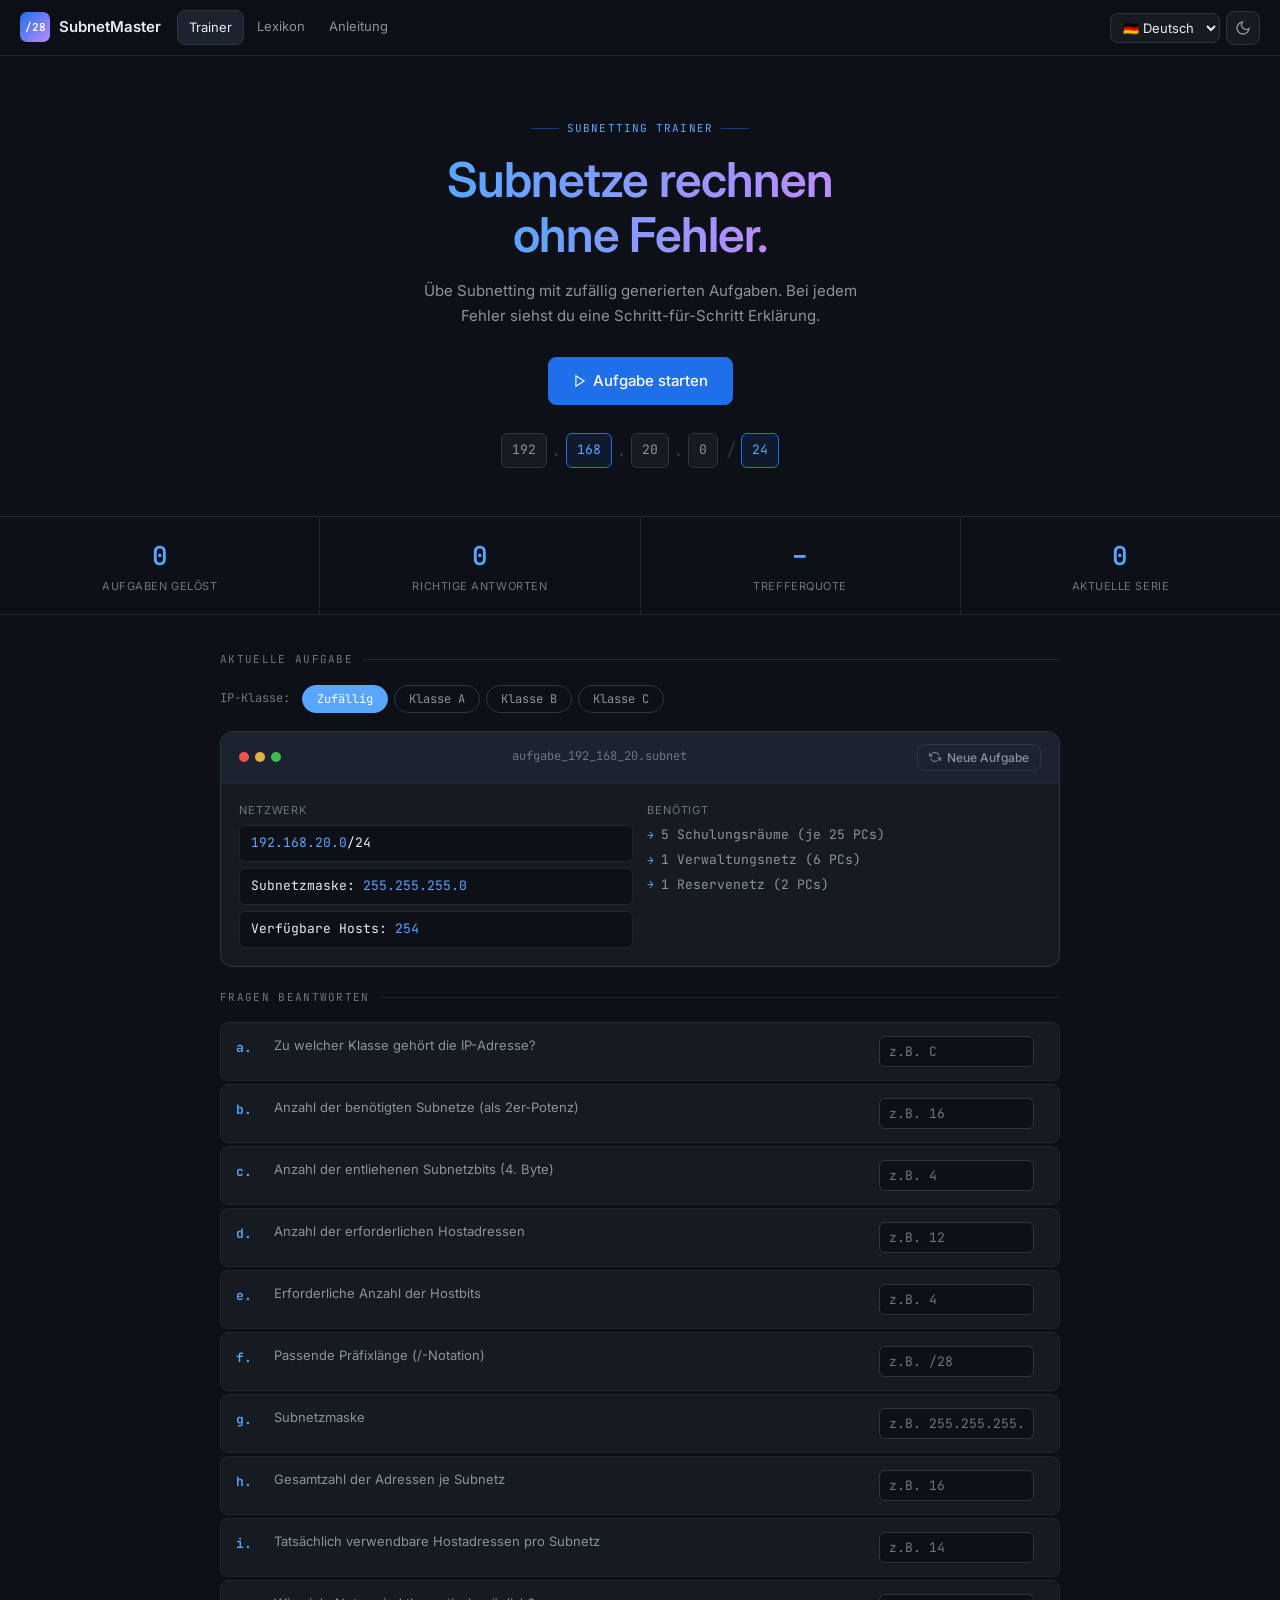
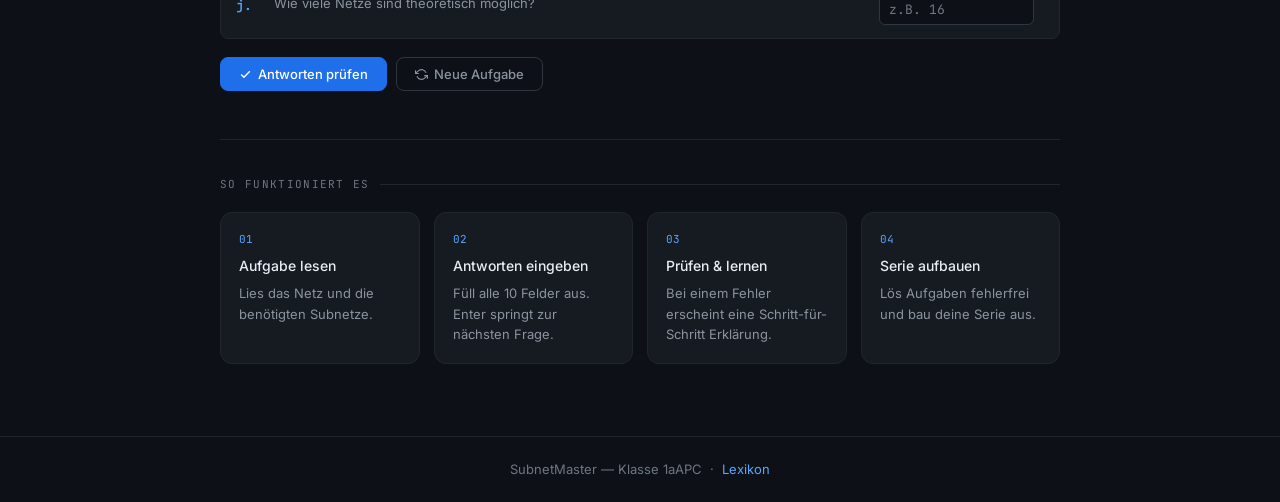
<file: index.html>
<!DOCTYPE html>
<html lang="de">
<head>
<meta charset="UTF-8">
<meta name="viewport" content="width=device-width, initial-scale=1.0">
<title>SubnetMaster – Trainer</title>
<link rel="preconnect" href="https://fonts.googleapis.com">
<link rel="preconnect" href="https://fonts.gstatic.com" crossorigin>
<link href="https://fonts.googleapis.com/css2?family=JetBrains+Mono:wght@400;600&family=Inter:wght@300;400;500;600&display=swap" rel="stylesheet">
<link rel="stylesheet" href="css/style.css">
<style>
.class-selector {
  display: flex;
  align-items: center;
  gap: 12px;
  margin-bottom: 18px;
  flex-wrap: wrap;
}
.class-sel-label {
  font-size: 12px;
  color: var(--text3);
  font-family: var(--mono);
  white-space: nowrap;
}
.class-btns { display: flex; gap: 6px; flex-wrap: wrap; }
.cls-btn {
  padding: 5px 14px;
  border-radius: 20px;
  border: 1px solid var(--border);
  background: transparent;
  color: var(--text2);
  font-size: 12px;
  font-family: var(--mono);
  cursor: pointer;
  transition: background 0.15s, border-color 0.15s, color 0.15s;
}
.cls-btn:hover { border-color: var(--accent); color: var(--text); }
.cls-btn.active                { background: var(--accent);  border-color: var(--accent);  color: #fff; }
.cls-btn-a.active              { background: #f97316;         border-color: #f97316;         color: #fff; }
.cls-btn-b.active              { background: var(--yellow);   border-color: var(--yellow);   color: #000; }
.cls-btn-c.active              { background: var(--green);    border-color: var(--green);    color: #fff; }
</style>
</head>
<body data-theme="dark">

<!-- ── NAVBAR ── -->
<nav>
  <div class="nav-left">
    <a href="index.html" class="nav-logo">
      <div class="logo-icon">/28</div>
      SubnetMaster
    </a>                                                                 
    <div class="nav-links">
      <a href="index.html" id="nav-trainer" class="active">Trainer</a>
      <a href="lernen.html" id="nav-lernen">Lexikon</a>
      <a href="anleitung.html" id="nav-anleitung">Anleitung</a>
    </div>
  </div>
  <div class="nav-right">
    <select class="lang-select" id="langSelect" onchange="changeLang(this.value)">
      <option value="de">🇩🇪 Deutsch</option>
      <option value="en">🇬🇧 English</option>
      <option value="ar">🇸🇦 العربية</option>
      <option value="tr">🇹🇷 Türkçe</option>
      <option value="fr">🇫🇷 Français</option>
      <option value="es">🇪🇸 Español</option>
    </select>
    <button class="theme-btn" onclick="toggleTheme()">
      <svg class="icon-sun" viewBox="0 0 24 24" fill="none" stroke="currentColor" stroke-width="2"><circle cx="12" cy="12" r="5"/><line x1="12" y1="1" x2="12" y2="3"/><line x1="12" y1="21" x2="12" y2="23"/><line x1="4.22" y1="4.22" x2="5.64" y2="5.64"/><line x1="18.36" y1="18.36" x2="19.78" y2="19.78"/><line x1="1" y1="12" x2="3" y2="12"/><line x1="21" y1="12" x2="23" y2="12"/><line x1="4.22" y1="19.78" x2="5.64" y2="18.36"/><line x1="18.36" y1="5.64" x2="19.78" y2="4.22"/></svg>
      <svg class="icon-moon" viewBox="0 0 24 24" fill="none" stroke="currentColor" stroke-width="2"><path d="M21 12.79A9 9 0 1 1 11.21 3 7 7 0 0 0 21 12.79z"/></svg>
    </button>
  </div>
</nav>

<!-- ── HERO ── -->
<section class="hero">
  <div class="hero-eyebrow" id="h-eyebrow">Subnetting Trainer</div>
  <h1>
    <span id="h-title-main">Subnetze rechnen</span><br>
    <span id="h-span">ohne Fehler.</span>
  </h1>
  <p id="h-sub">Übe Subnetting mit zufällig generierten Aufgaben. Bei jedem Fehler siehst du eine Schritt-für-Schritt Erklärung.</p>
  <a href="#trainer" class="btn btn-primary btn-lg">
    <svg width="14" height="14" fill="none" stroke="currentColor" stroke-width="2" viewBox="0 0 24 24"><path d="M5 3l14 9-14 9V3z"/></svg>
    <span id="h-cta-text">Aufgabe starten</span>
  </a>
  <div class="ip-grid">
    <div class="ip-octet" id="o1">192</div><div class="ip-sep">.</div>
    <div class="ip-octet" id="o2">168</div><div class="ip-sep">.</div>
    <div class="ip-octet" id="o3">50</div><div class="ip-sep">.</div>
    <div class="ip-octet" id="o4">0</div>
    <div class="ip-sep" style="margin-left:4px">/</div>
    <div class="ip-octet lit">24</div>
  </div>
</section>

<!-- ── STATS ── -->
<div class="stats-strip">
  <div class="stat-cell"><span class="stat-value" id="stat-done">0</span><div class="stat-label" id="sl-done">Aufgaben gelöst</div></div>
  <div class="stat-cell"><span class="stat-value" id="stat-correct">0</span><div class="stat-label" id="sl-correct">Richtige Antworten</div></div>
  <div class="stat-cell"><span class="stat-value" id="stat-pct">–</span><div class="stat-label" id="sl-pct">Trefferquote</div></div>
  <div class="stat-cell"><span class="stat-value" id="stat-streak">0</span><div class="stat-label" id="sl-streak">Aktuelle Serie</div></div>
</div>

<!-- ── TRAINER ── -->
<main class="trainer-wrap" id="trainer">

  <div class="section-label" id="lbl-task">Aktuelle Aufgabe</div>

  <!-- Class selector -->
  <div class="class-selector">
    <span class="class-sel-label" id="cls-label">IP-Klasse:</span>
    <div class="class-btns">
      <button id="cls-btn-r" class="cls-btn active" onclick="setClass('random')"><span id="cls-txt-r">Zufällig</span></button>
      <button id="cls-btn-a" class="cls-btn cls-btn-a" onclick="setClass('A')"><span id="cls-txt-a">Klasse A</span></button>
      <button id="cls-btn-b" class="cls-btn cls-btn-b" onclick="setClass('B')"><span id="cls-txt-b">Klasse B</span></button>
      <button id="cls-btn-c" class="cls-btn cls-btn-c" onclick="setClass('C')"><span id="cls-txt-c">Klasse C</span></button>
    </div>
  </div>

  <!-- Task card -->
  <div class="task-card">
    <div class="card-header">
      <div class="window-dots"><div class="dot dot-r"></div><div class="dot dot-y"></div><div class="dot dot-g"></div></div>
      <span style="font-family:var(--mono);font-size:12px;color:var(--text3)" id="task-title">aufgabe.subnet</span>
      <button class="btn btn-secondary" onclick="newTask()" style="padding:5px 11px;font-size:12px;">
        <svg width="12" height="12" fill="none" stroke="currentColor" stroke-width="2" viewBox="0 0 24 24"><path d="M1 4v6h6M23 20v-6h-6"/><path d="M20.49 9A9 9 0 0 0 5.64 5.64L1 10m22 4l-4.64 4.36A9 9 0 0 1 3.51 15"/></svg>
        <span id="btn-new-text">Neue Aufgabe</span>
      </button>
    </div>
    <div class="task-body">
      <div class="info-group">
        <div class="info-label" id="lbl-network">Netzwerk</div>
        <div class="info-value"><span id="tn-net">–</span>/24</div>
        <div class="info-value" id="tn-mask">Subnetzmaske: <span>255.255.255.0</span></div>
        <div class="info-value" id="tn-hosts">Verfügbare Hosts: <span>254</span></div>
      </div>
      <div class="info-group">
        <div class="info-label" id="lbl-needed">Benötigt</div>
        <ul class="need-list" id="need-list"></ul>
      </div>
    </div>
  </div>

  <!-- Questions -->
  <div class="section-label" id="lbl-questions">Fragen beantworten</div>
  <div class="questions-wrap" id="questions"></div>

  <!-- Buttons -->
  <div class="btn-row">
    <button class="btn btn-primary" onclick="checkAnswers()">
      <svg width="13" height="13" fill="none" stroke="currentColor" stroke-width="2.5" viewBox="0 0 24 24"><path d="M20 6L9 17l-5-5"/></svg>
      <span id="btn-check-text">Antworten prüfen</span>
    </button>
    <button class="btn btn-secondary" onclick="newTask()">
      <svg width="13" height="13" fill="none" stroke="currentColor" stroke-width="2" viewBox="0 0 24 24"><path d="M1 4v6h6M23 20v-6h-6"/><path d="M20.49 9A9 9 0 0 0 5.64 5.64L1 10m22 4l-4.64 4.36A9 9 0 0 1 3.51 15"/></svg>
      <span id="btn-new-bottom-text">Neue Aufgabe</span>
    </button>
  </div>

  <div class="score-bar" id="score-bar"></div>
  <div class="solution-table" id="solution-table">
    <div class="sol-header" id="sol-header">Alle richtigen Antworten</div>
    <div class="sol-grid" id="sol-grid"></div>
  </div>

  <!-- How it works -->
  <div style="margin-top:48px;padding-top:36px;border-top:1px solid var(--border2)">
    <div class="section-label" id="lbl-how">So funktioniert es</div>
    <div class="how-grid" id="how-grid"></div>
  </div>

</main>

<footer>
  <span id="footer-text">SubnetMaster — Klasse 1aAPC</span> &nbsp;·&nbsp;
  <a href="lernen.html">Lexikon</a>
</footer>

<script src="js/lang.js"></script>
<script src="js/app.js"></script>
</body>
</html>
</file>
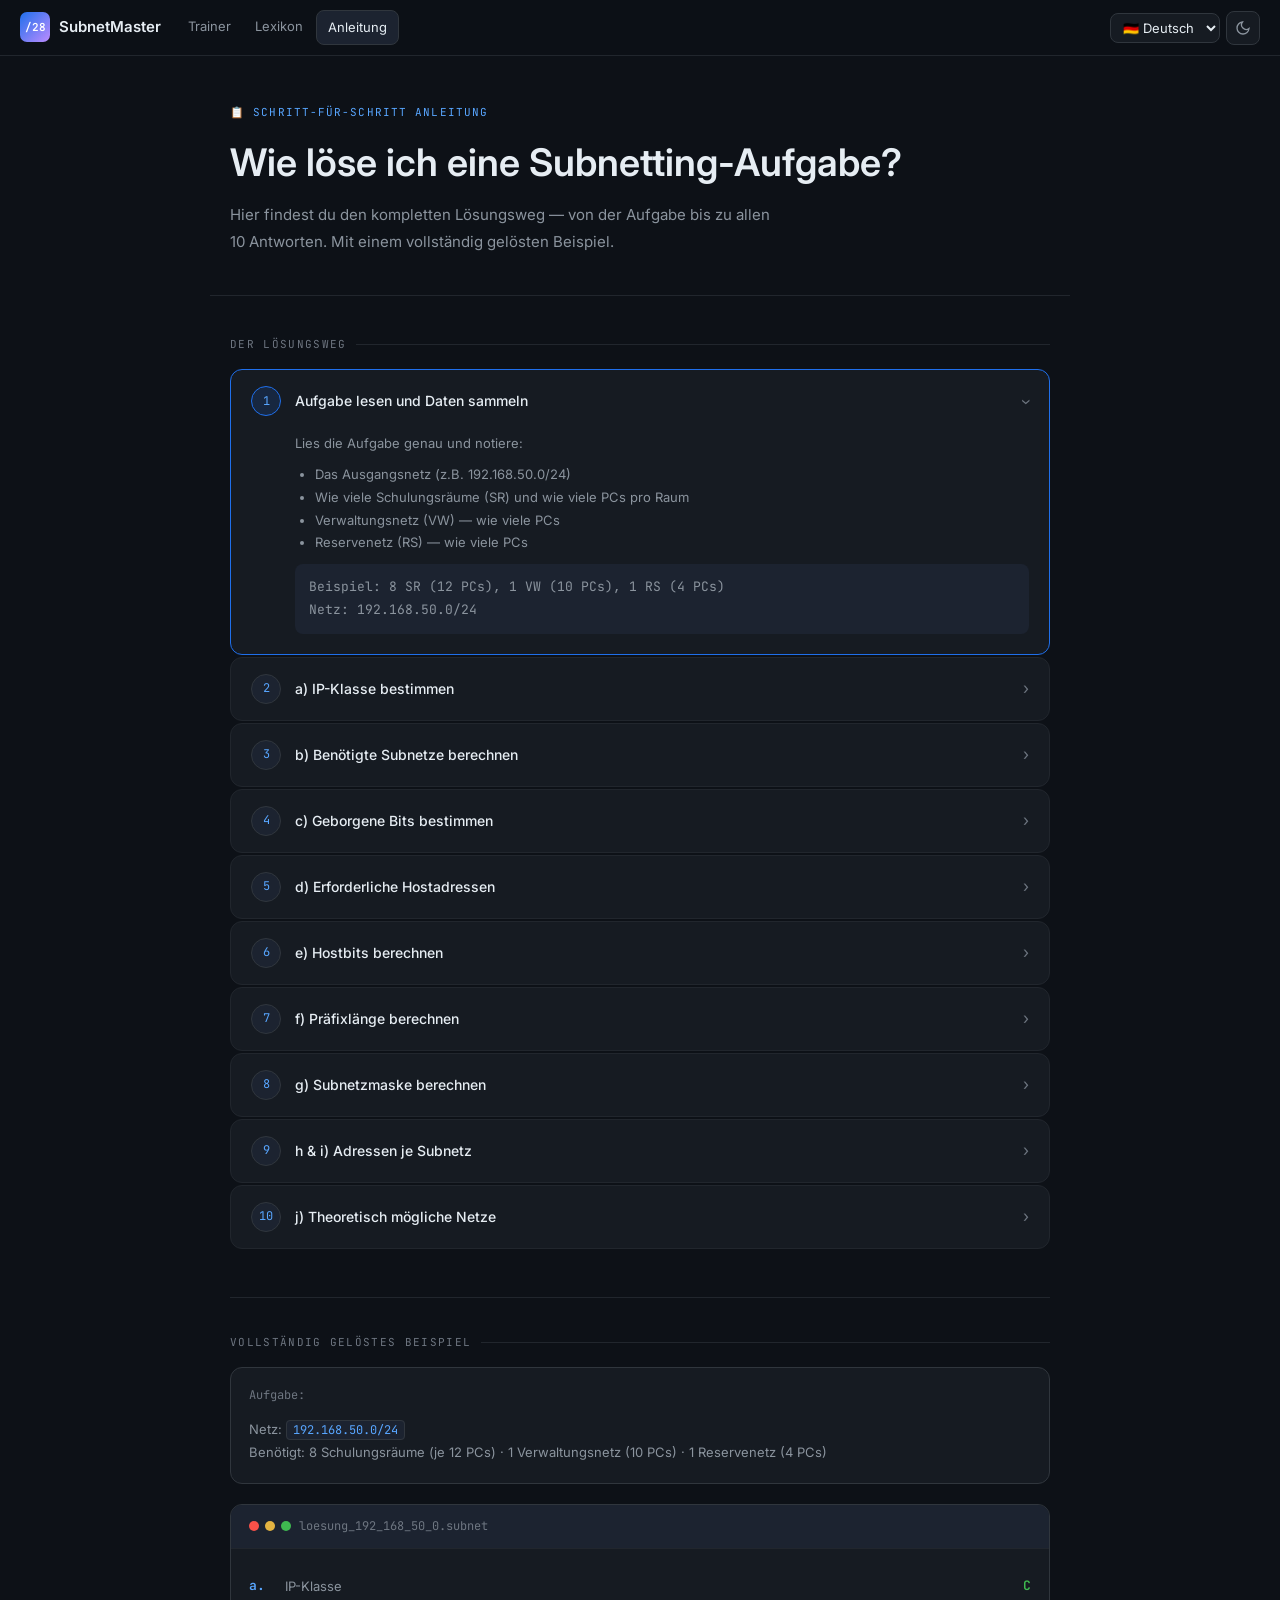
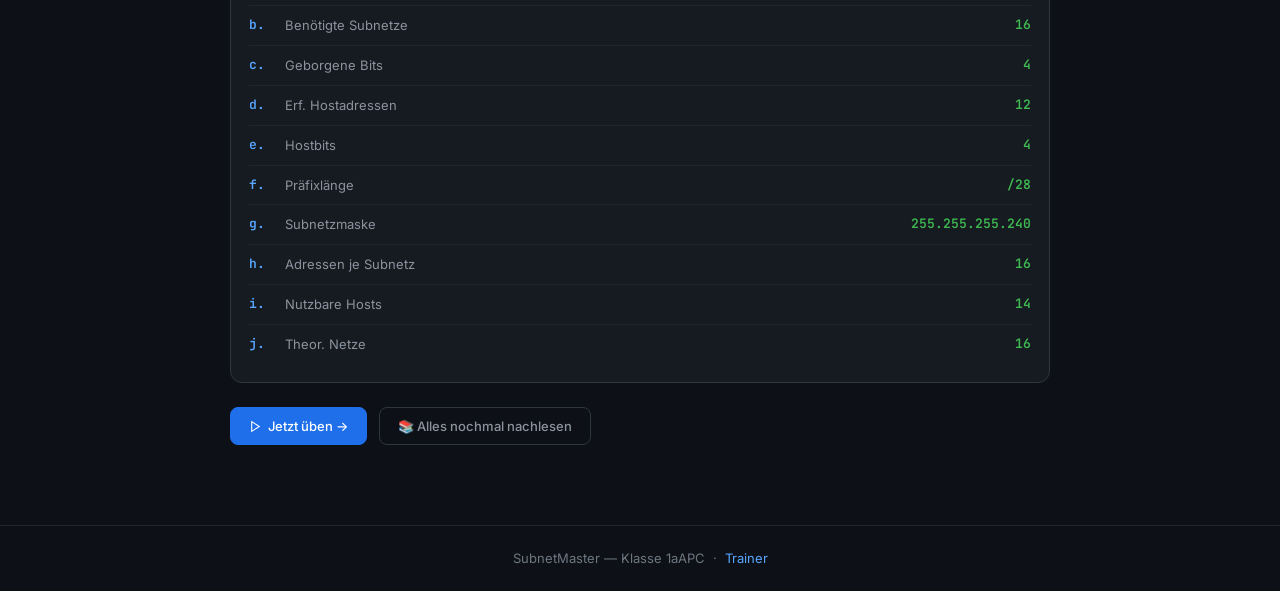
<file: anleitung.html>
<!DOCTYPE html>
<html lang="de">
<head>
<meta charset="UTF-8">
<meta name="viewport" content="width=device-width, initial-scale=1.0">
<title>SubnetMaster – Anleitung</title>
<link rel="preconnect" href="https://fonts.googleapis.com">
<link rel="preconnect" href="https://fonts.gstatic.com" crossorigin>
<link href="https://fonts.googleapis.com/css2?family=JetBrains+Mono:wght@400;600&family=Inter:wght@300;400;500;600&display=swap" rel="stylesheet">
<link rel="stylesheet" href="css/style.css">
<style>
.page-hero { padding: 48px 20px 40px; max-width: 860px; margin: 0 auto; border-bottom: 1px solid var(--border2); }
.page-hero h1 { font-size: clamp(24px,4.5vw,38px); font-weight:600; margin-bottom:10px; }
.page-hero p  { font-size:15px; color:var(--text2); max-width:540px; line-height:1.75; }

.solved-example {
  background:var(--bg2); border:1px solid var(--border);
  border-radius:var(--radius-lg); overflow:hidden; margin:20px 0;
}
.solved-header {
  background:var(--bg3); padding:12px 18px;
  border-bottom:1px solid var(--border2);
  font-family:var(--mono); font-size:12px; color:var(--text3);
  display:flex; align-items:center; gap:8px;
}
.solved-body { padding:18px; }
.solved-row {
  display:grid; grid-template-columns:24px 1fr auto;
  gap:12px; align-items:center;
  padding:9px 0; border-bottom:1px solid var(--border2);
  font-size:13px;
}
.solved-row:last-child { border-bottom:none; }
.solved-letter { font-family:var(--mono); font-weight:600; color:var(--accent); }
.solved-q { color:var(--text2); }
.solved-a { font-family:var(--mono); color:var(--green); font-weight:600; }
</style>
</head>
<body data-theme="dark">

<!-- ── NAVBAR ── -->
<nav>
  <div class="nav-left">
    <a href="index.html" class="nav-logo">
      <div class="logo-icon">/28</div>
      SubnetMaster
    </a>
    <div class="nav-links">
      <a href="index.html" id="nav-trainer">Trainer</a>
      <a href="lernen.html" id="nav-lernen">Lexikon</a>
      <a href="anleitung.html" id="nav-anleitung" class="active">Anleitung</a>
    </div>
  </div>
  <div class="nav-right">
    <select class="lang-select" id="langSelect" onchange="changeLangPage(this.value)">
      <option value="de">🇩🇪 Deutsch</option>
      <option value="en">🇬🇧 English</option>
      <option value="ar">🇸🇦 العربية</option>
      <option value="tr">🇹🇷 Türkçe</option>
      <option value="fr">🇫🇷 Français</option>
      <option value="es">🇪🇸 Español</option>
    </select>
    <button class="theme-btn" onclick="toggleTheme()">
      <svg class="icon-sun" viewBox="0 0 24 24" fill="none" stroke="currentColor" stroke-width="2"><circle cx="12" cy="12" r="5"/><line x1="12" y1="1" x2="12" y2="3"/><line x1="12" y1="21" x2="12" y2="23"/><line x1="4.22" y1="4.22" x2="5.64" y2="5.64"/><line x1="18.36" y1="18.36" x2="19.78" y2="19.78"/><line x1="1" y1="12" x2="3" y2="12"/><line x1="21" y1="12" x2="23" y2="12"/><line x1="4.22" y1="19.78" x2="5.64" y2="18.36"/><line x1="18.36" y1="5.64" x2="19.78" y2="4.22"/></svg>
      <svg class="icon-moon" viewBox="0 0 24 24" fill="none" stroke="currentColor" stroke-width="2"><path d="M21 12.79A9 9 0 1 1 11.21 3 7 7 0 0 0 21 12.79z"/></svg>
    </button>
  </div>
</nav>

<!-- PAGE HERO -->
<div class="page-hero">
  <div style="font-family:var(--mono);font-size:11px;color:var(--accent);text-transform:uppercase;letter-spacing:0.1em;margin-bottom:10px;" data-i18n="a-hero-eyebrow">📋 Schritt-für-Schritt Anleitung</div>
  <h1 data-i18n="a-hero-h1">Wie löse ich eine Subnetting-Aufgabe?</h1>
  <p data-i18n="a-hero-p">Hier findest du den kompletten Lösungsweg — von der Aufgabe bis zu allen 10 Antworten. Mit einem vollständig gelösten Beispiel.</p>
</div>

<div class="guide-wrap">

  <div class="section-label" data-i18n="a-section-label">Der Lösungsweg</div>

  <div class="guide-steps">

    <!-- STEP 1 -->
    <div class="guide-step open" onclick="toggleStep(this)">
      <div class="guide-step-header">
        <div class="guide-step-num">1</div>
        <div class="guide-step-title" data-i18n="a-step1">Aufgabe lesen und Daten sammeln</div>
        <div class="guide-step-arrow">›</div>
      </div>
      <div class="guide-step-body">
        <p>Lies die Aufgabe genau und notiere:</p>
        <ul style="margin:8px 0 8px 20px">
          <li>Das Ausgangsnetz (z.B. 192.168.50.0/24)</li>
          <li>Wie viele Schulungsräume (SR) und wie viele PCs pro Raum</li>
          <li>Verwaltungsnetz (VW) — wie viele PCs</li>
          <li>Reservenetz (RS) — wie viele PCs</li>
        </ul>
        <div style="background:var(--bg3);border-radius:8px;padding:12px 14px;margin-top:10px;font-size:13px;font-family:var(--mono);color:var(--text2)">
          Beispiel: 8 SR (12 PCs), 1 VW (10 PCs), 1 RS (4 PCs)<br>
          Netz: 192.168.50.0/24
        </div>
      </div>
    </div>

    <!-- STEP 2 -->
    <div class="guide-step" onclick="toggleStep(this)">
      <div class="guide-step-header">
        <div class="guide-step-num">2</div>
        <div class="guide-step-title" data-i18n="a-step2">a) IP-Klasse bestimmen</div>
        <div class="guide-step-arrow">›</div>
      </div>
      <div class="guide-step-body">
        <p>Schau nur auf die erste Zahl der IP-Adresse:</p>
        <div style="display:flex;gap:10px;flex-wrap:wrap;margin:10px 0">
          <div style="background:rgba(249,115,22,0.1);border:1px solid rgba(249,115,22,0.3);border-radius:8px;padding:10px 14px;font-size:13px;font-family:var(--mono)"><span style="color:#f97316">Klasse A</span>: 1 – 126</div>
          <div style="background:rgba(227,179,65,0.1);border:1px solid rgba(227,179,65,0.3);border-radius:8px;padding:10px 14px;font-size:13px;font-family:var(--mono)"><span style="color:var(--yellow)">Klasse B</span>: 128 – 191</div>
          <div style="background:rgba(63,185,80,0.1);border:1px solid rgba(63,185,80,0.3);border-radius:8px;padding:10px 14px;font-size:13px;font-family:var(--mono)"><span style="color:var(--green)">Klasse C</span>: 192 – 223</div>
        </div>
        <p>192.168.50.0 → erstes Byte = <strong style="color:var(--accent)">192</strong> → liegt zwischen 192–223 → <strong style="color:var(--green)">Klasse C</strong></p>
      </div>
    </div>

    <!-- STEP 3 -->
    <div class="guide-step" onclick="toggleStep(this)">
      <div class="guide-step-header">
        <div class="guide-step-num">3</div>
        <div class="guide-step-title" data-i18n="a-step3">b) Benötigte Subnetze berechnen</div>
        <div class="guide-step-arrow">›</div>
      </div>
      <div class="guide-step-body">
        <p>Alle Subnetze zählen, dann auf die nächste 2er-Potenz aufrunden:</p>
        <div style="background:var(--bg3);border-radius:8px;padding:14px;margin:10px 0;font-size:13px;font-family:var(--mono);line-height:2">
          8 SR + 1 VW + 1 RS = <strong style="color:var(--accent)">10</strong> benötigt<br>
          2er-Potenzen: 2, 4, 8, <strong style="color:var(--yellow)">16</strong>, 32 ...<br>
          Nächste Potenz ≥ 10 → <strong style="color:var(--green)">16</strong>
        </div>
        <p style="font-size:13px;color:var(--text3)">Warum 2er-Potenz? Weil Bits nur 0 oder 1 sein können — man kann nicht 10 Subnetze mit ganzen Bits erzeugen, nur 8 oder 16.</p>
      </div>
    </div>

    <!-- STEP 4 -->
    <div class="guide-step" onclick="toggleStep(this)">
      <div class="guide-step-header">
        <div class="guide-step-num">4</div>
        <div class="guide-step-title" data-i18n="a-step4">c) Geborgene Bits bestimmen</div>
        <div class="guide-step-arrow">›</div>
      </div>
      <div class="guide-step-body">
        <p>Frage: <em>2 hoch WAS ergibt die Subnetzzahl?</em></p>
        <div style="background:var(--bg3);border-radius:8px;padding:14px;margin:10px 0;font-size:13px;font-family:var(--mono);line-height:2">
          2^1=2, 2^2=4, 2^3=8, 2^<strong style="color:var(--accent)">4</strong>=16<br>
          → Wir brauchen <strong style="color:var(--green)">4 Bits</strong>
        </div>
      </div>
    </div>

    <!-- STEP 5 -->
    <div class="guide-step" onclick="toggleStep(this)">
      <div class="guide-step-header">
        <div class="guide-step-num">5</div>
        <div class="guide-step-title" data-i18n="a-step5">d) Erforderliche Hostadressen</div>
        <div class="guide-step-arrow">›</div>
      </div>
      <div class="guide-step-body">
        <p>Wie viele PCs hat das <strong>größte</strong> Subnetz? Das ist die Antwort.</p>
        <div style="background:var(--bg3);border-radius:8px;padding:14px;margin:10px 0;font-size:13px;font-family:var(--mono)">
          SR = 12 PCs, VW = 10 PCs, RS = 4 PCs<br>
          Größtes = <strong style="color:var(--green)">12</strong>
        </div>
      </div>
    </div>

    <!-- STEP 6 -->
    <div class="guide-step" onclick="toggleStep(this)">
      <div class="guide-step-header">
        <div class="guide-step-num">6</div>
        <div class="guide-step-title" data-i18n="a-step6">e) Hostbits berechnen</div>
        <div class="guide-step-arrow">›</div>
      </div>
      <div class="guide-step-body">
        <p>Das 4. Byte hat 8 Bits. Davon haben wir 4 Bits geborgt:</p>
        <div style="background:var(--bg3);border-radius:8px;padding:14px;margin:10px 0;font-size:15px;font-family:var(--mono)">
          8 − 4 = <strong style="color:var(--green)">4 Hostbits</strong>
        </div>
      </div>
    </div>

    <!-- STEP 7 -->
    <div class="guide-step" onclick="toggleStep(this)">
      <div class="guide-step-header">
        <div class="guide-step-num">7</div>
        <div class="guide-step-title" data-i18n="a-step7">f) Präfixlänge berechnen</div>
        <div class="guide-step-arrow">›</div>
      </div>
      <div class="guide-step-body">
        <p>Ausgangsnetz /24 + geborgene Bits:</p>
        <div style="background:var(--bg3);border-radius:8px;padding:14px;margin:10px 0;font-size:15px;font-family:var(--mono)">
          /24 + 4 = <strong style="color:var(--green)">/28</strong>
        </div>
      </div>
    </div>

    <!-- STEP 8 -->
    <div class="guide-step" onclick="toggleStep(this)">
      <div class="guide-step-header">
        <div class="guide-step-num">8</div>
        <div class="guide-step-title" data-i18n="a-step8">g) Subnetzmaske berechnen</div>
        <div class="guide-step-arrow">›</div>
      </div>
      <div class="guide-step-body">
        <p>Bytes 1–3 bleiben 255. Im 4. Byte: 4 Einsen + 4 Nullen:</p>
        <div style="background:var(--bg3);border-radius:8px;padding:14px;margin:10px 0;font-size:13px;font-family:var(--mono);line-height:2">
          4. Byte binär: <strong style="color:var(--purple)">1111</strong> <strong style="color:var(--text3)">0000</strong><br>
          Addieren: 128 + 64 + 32 + 16 = <strong style="color:var(--accent)">240</strong><br>
          Maske: <strong style="color:var(--green)">255.255.255.240</strong>
        </div>
        <div style="margin-top:10px">
          <div style="font-size:12px;color:var(--text3);margin-bottom:6px">Stellenwerte merken:</div>
          <div style="display:flex;gap:6px;flex-wrap:wrap">
            <div style="background:rgba(88,166,255,0.1);border:1px solid rgba(88,166,255,0.2);border-radius:5px;padding:5px 9px;font-family:var(--mono);font-size:12px;color:var(--accent)">2⁷=128</div>
            <div style="background:rgba(88,166,255,0.1);border:1px solid rgba(88,166,255,0.2);border-radius:5px;padding:5px 9px;font-family:var(--mono);font-size:12px;color:var(--accent)">2⁶=64</div>
            <div style="background:rgba(88,166,255,0.1);border:1px solid rgba(88,166,255,0.2);border-radius:5px;padding:5px 9px;font-family:var(--mono);font-size:12px;color:var(--accent)">2⁵=32</div>
            <div style="background:rgba(88,166,255,0.1);border:1px solid rgba(88,166,255,0.2);border-radius:5px;padding:5px 9px;font-family:var(--mono);font-size:12px;color:var(--accent)">2⁴=16</div>
            <div style="background:var(--bg3);border:1px solid var(--border);border-radius:5px;padding:5px 9px;font-family:var(--mono);font-size:12px;color:var(--text3)">2³=8</div>
            <div style="background:var(--bg3);border:1px solid var(--border);border-radius:5px;padding:5px 9px;font-family:var(--mono);font-size:12px;color:var(--text3)">2²=4</div>
            <div style="background:var(--bg3);border:1px solid var(--border);border-radius:5px;padding:5px 9px;font-family:var(--mono);font-size:12px;color:var(--text3)">2¹=2</div>
            <div style="background:var(--bg3);border:1px solid var(--border);border-radius:5px;padding:5px 9px;font-family:var(--mono);font-size:12px;color:var(--text3)">2⁰=1</div>
          </div>
        </div>
      </div>
    </div>

    <!-- STEP 9 -->
    <div class="guide-step" onclick="toggleStep(this)">
      <div class="guide-step-header">
        <div class="guide-step-num">9</div>
        <div class="guide-step-title" data-i18n="a-step9">h & i) Adressen je Subnetz</div>
        <div class="guide-step-arrow">›</div>
      </div>
      <div class="guide-step-body">
        <div style="background:var(--bg3);border-radius:8px;padding:14px;margin:10px 0;font-size:13px;font-family:var(--mono);line-height:2">
          h) Gesamt: 2^(Hostbits) = 2^4 = <strong style="color:var(--accent)">16</strong><br>
          i) Nutzbar: 16 − 2 = <strong style="color:var(--green)">14</strong>
        </div>
        <p style="font-size:13px;color:var(--text3)">Die 2 abgezogenen Adressen: 1× Netzadresse (erste) + 1× Broadcast (letzte)</p>
      </div>
    </div>

    <!-- STEP 10 -->
    <div class="guide-step" onclick="toggleStep(this)">
      <div class="guide-step-header">
        <div class="guide-step-num">10</div>
        <div class="guide-step-title" data-i18n="a-step10">j) Theoretisch mögliche Netze</div>
        <div class="guide-step-arrow">›</div>
      </div>
      <div class="guide-step-body">
        <div style="background:var(--bg3);border-radius:8px;padding:14px;margin:10px 0;font-size:13px;font-family:var(--mono);line-height:2">
          2^(geborgene Bits) = 2^4 = <strong style="color:var(--green)">16</strong>
        </div>
        <p style="font-size:13px;color:var(--text3)">Gleich wie Frage b — die maximale Anzahl an Subnetzen die mit diesen Einstellungen möglich sind.</p>
      </div>
    </div>

  </div><!-- end guide-steps -->

  <!-- COMPLETE EXAMPLE -->
  <div style="margin-top:48px;padding-top:36px;border-top:1px solid var(--border2)">
    <div class="section-label" data-i18n="a-example-label">Vollständig gelöstes Beispiel</div>

    <div style="background:var(--bg2);border:1px solid var(--border);border-radius:var(--radius-lg);padding:18px;margin-bottom:20px;">
      <div style="font-family:var(--mono);font-size:12px;color:var(--text3);margin-bottom:12px" data-i18n="a-example-task-label">Aufgabe:</div>
      <div style="font-size:13px;color:var(--text2);line-height:1.8" data-i18n-html="a-example-task">
        Netz: <code>192.168.50.0/24</code><br>
        Benötigt: 8 Schulungsräume (je 12 PCs) · 1 Verwaltungsnetz (10 PCs) · 1 Reservenetz (4 PCs)
      </div>
    </div>

    <div class="solved-example">
      <div class="solved-header">
        <div class="window-dots"><div class="dot dot-r"></div><div class="dot dot-y"></div><div class="dot dot-g"></div></div>
        loesung_192_168_50_0.subnet
      </div>
      <div class="solved-body">
        <div class="solved-row"><span class="solved-letter">a.</span><span class="solved-q" data-i18n="a-sq-a">IP-Klasse</span><span class="solved-a">C</span></div>
        <div class="solved-row"><span class="solved-letter">b.</span><span class="solved-q" data-i18n="a-sq-b">Benötigte Subnetze</span><span class="solved-a">16</span></div>
        <div class="solved-row"><span class="solved-letter">c.</span><span class="solved-q" data-i18n="a-sq-c">Geborgene Bits</span><span class="solved-a">4</span></div>
        <div class="solved-row"><span class="solved-letter">d.</span><span class="solved-q" data-i18n="a-sq-d">Erf. Hostadressen</span><span class="solved-a">12</span></div>
        <div class="solved-row"><span class="solved-letter">e.</span><span class="solved-q" data-i18n="a-sq-e">Hostbits</span><span class="solved-a">4</span></div>
        <div class="solved-row"><span class="solved-letter">f.</span><span class="solved-q" data-i18n="a-sq-f">Präfixlänge</span><span class="solved-a">/28</span></div>
        <div class="solved-row"><span class="solved-letter">g.</span><span class="solved-q" data-i18n="a-sq-g">Subnetzmaske</span><span class="solved-a">255.255.255.240</span></div>
        <div class="solved-row"><span class="solved-letter">h.</span><span class="solved-q" data-i18n="a-sq-h">Adressen je Subnetz</span><span class="solved-a">16</span></div>
        <div class="solved-row"><span class="solved-letter">i.</span><span class="solved-q" data-i18n="a-sq-i">Nutzbare Hosts</span><span class="solved-a">14</span></div>
        <div class="solved-row"><span class="solved-letter">j.</span><span class="solved-q" data-i18n="a-sq-j">Theor. Netze</span><span class="solved-a">16</span></div>
      </div>
    </div>

    <div style="display:flex;gap:12px;flex-wrap:wrap;margin-top:24px">
      <a href="index.html" class="btn btn-primary">
        <svg width="13" height="13" fill="none" stroke="currentColor" stroke-width="2" viewBox="0 0 24 24"><path d="M5 3l14 9-14 9V3z"/></svg>
        <span data-i18n="a-btn-practice">Jetzt üben →</span>
      </a>
      <a href="lernen.html" class="btn btn-secondary">
        <span data-i18n="a-btn-review">📚 Alles nochmal nachlesen</span>
      </a>
    </div>
  </div>

</div><!-- end guide-wrap -->

<footer>
  <span id="footer-text">SubnetMaster — Klasse 1aAPC</span> &nbsp;·&nbsp;
  <a href="index.html">Trainer</a>
</footer>

<script src="js/lang.js"></script>
<script>
(function(){
  const t = localStorage.getItem('sm-theme') || 'dark';
  document.body.setAttribute('data-theme', t);
  const sel = document.getElementById('langSelect');
  if (sel) sel.value = currentLang;
  const L = getLang();
  const set = (id,v) => { const e=document.getElementById(id); if(e) e.textContent=v; };
  set('nav-trainer',   L.nav.trainer);
  set('nav-lernen',    L.nav.lernen);
  set('nav-anleitung', L.nav.anleitung);
  set('footer-text',   L.footerText);
  applyI18n();
})();

function toggleTheme(){
  const isDark = document.body.getAttribute('data-theme')==='dark';
  document.body.setAttribute('data-theme', isDark?'light':'dark');
  localStorage.setItem('sm-theme', isDark?'light':'dark');
}

function changeLangPage(lang){
  setLang(lang);
  const L = getLang();
  const set = (id,v) => { const e=document.getElementById(id); if(e) e.textContent=v; };
  set('nav-trainer',   L.nav.trainer);
  set('nav-lernen',    L.nav.lernen);
  set('nav-anleitung', L.nav.anleitung);
  set('footer-text',   L.footerText);
  document.documentElement.lang = lang;
  applyI18n();
}

function toggleStep(el){
  el.classList.toggle('open');
}
</script>
</body>
</html>
</file>
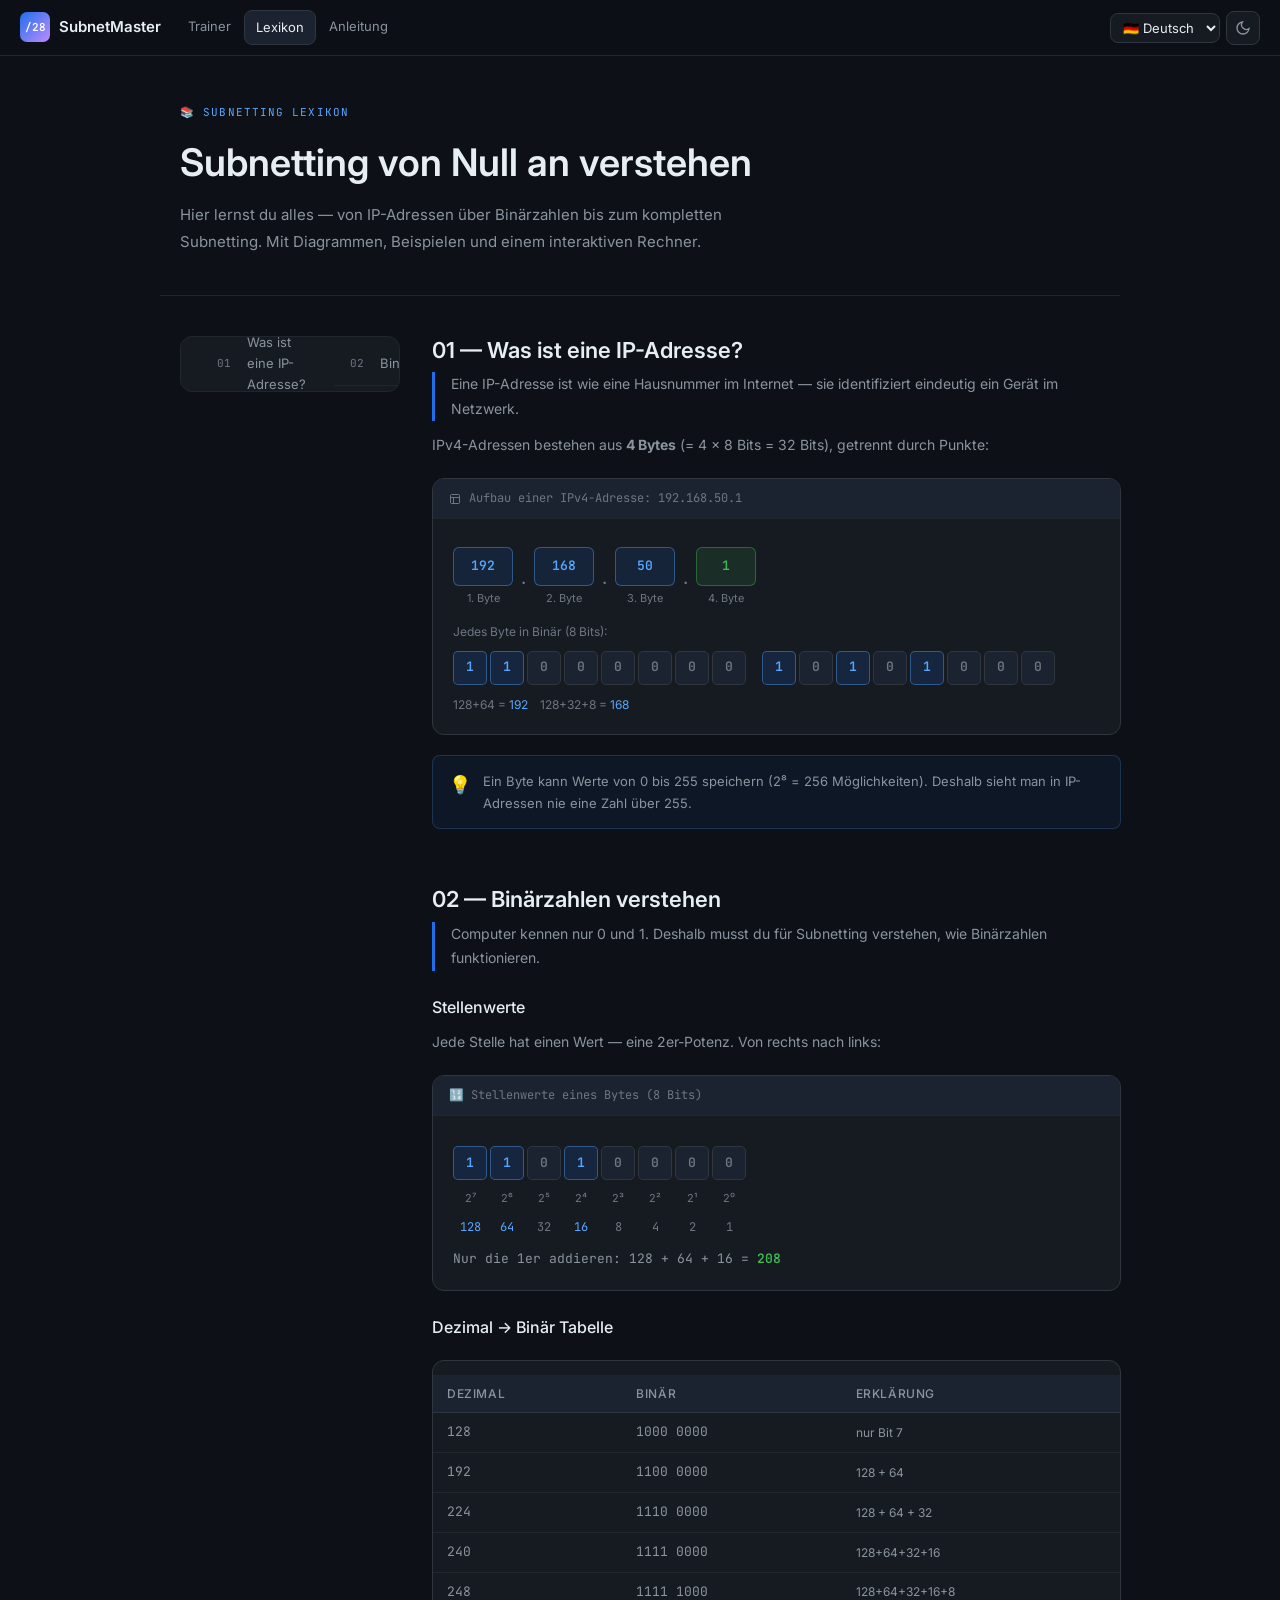
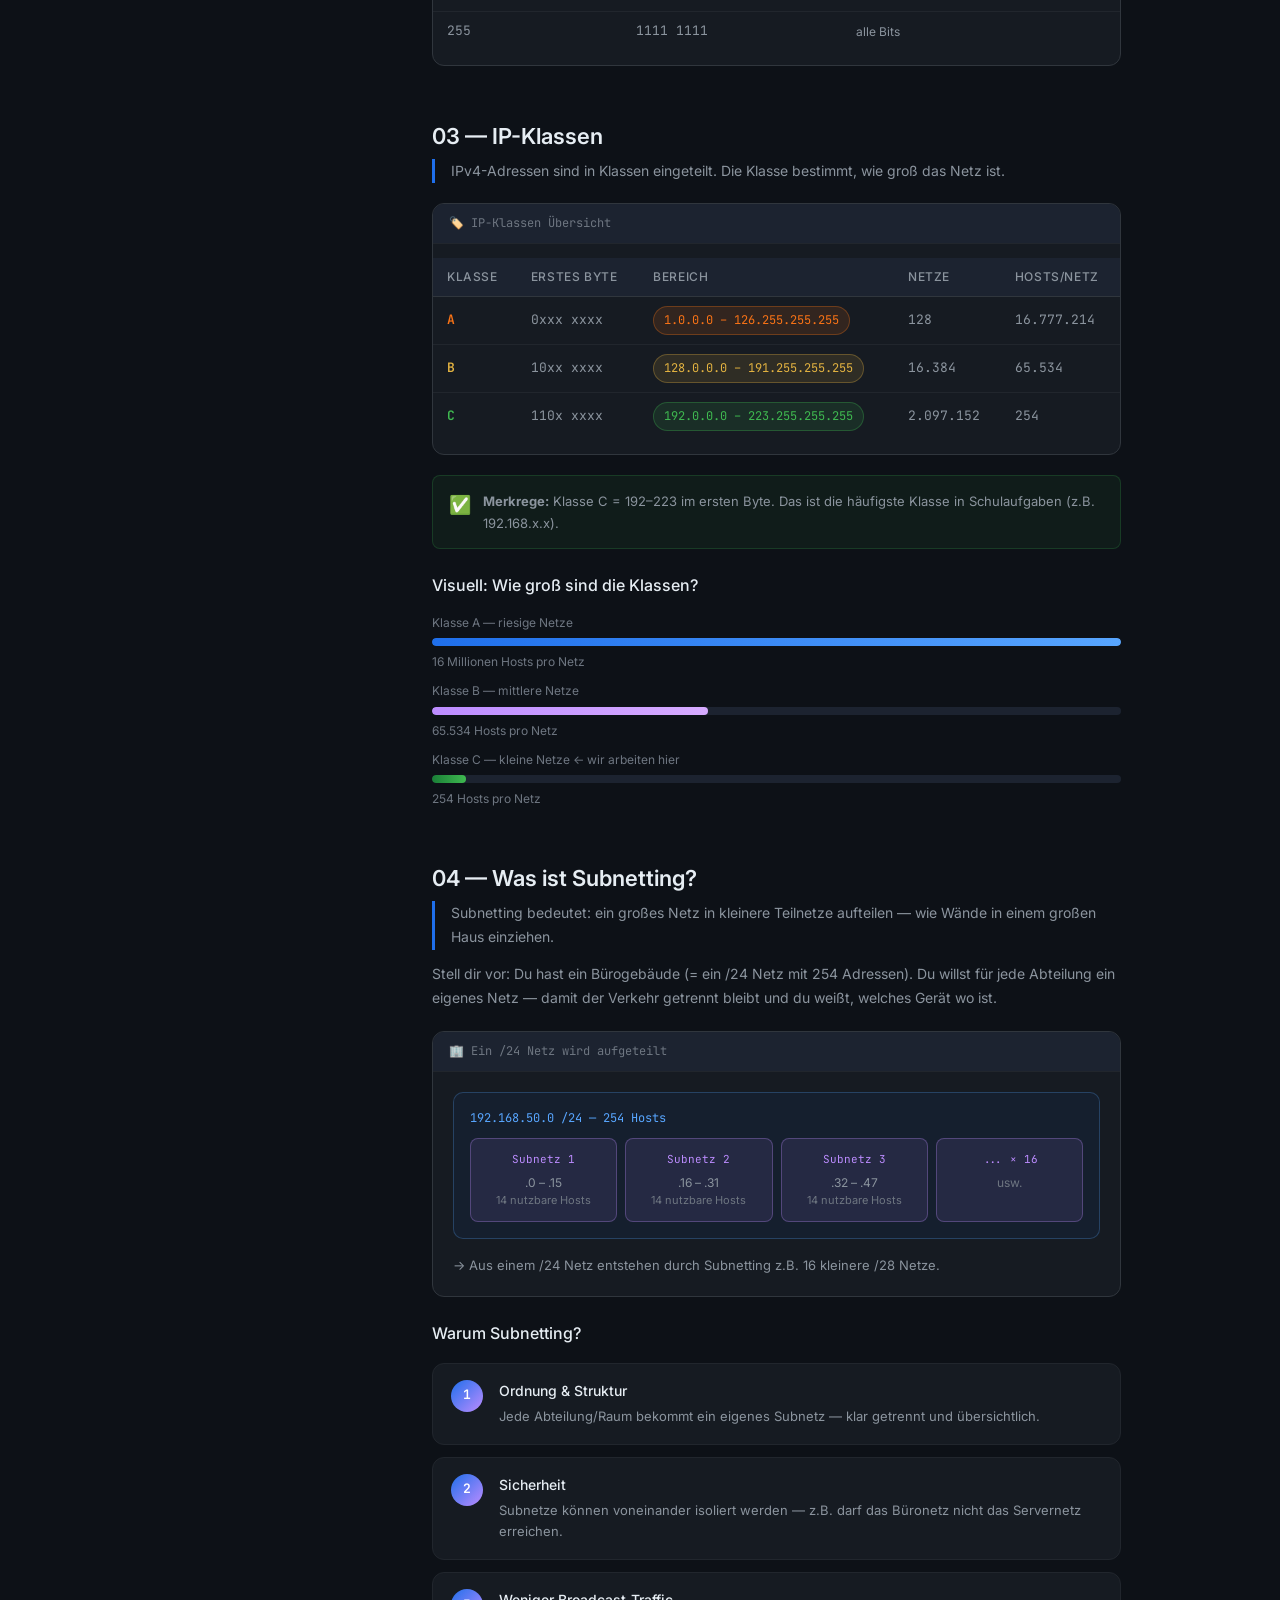
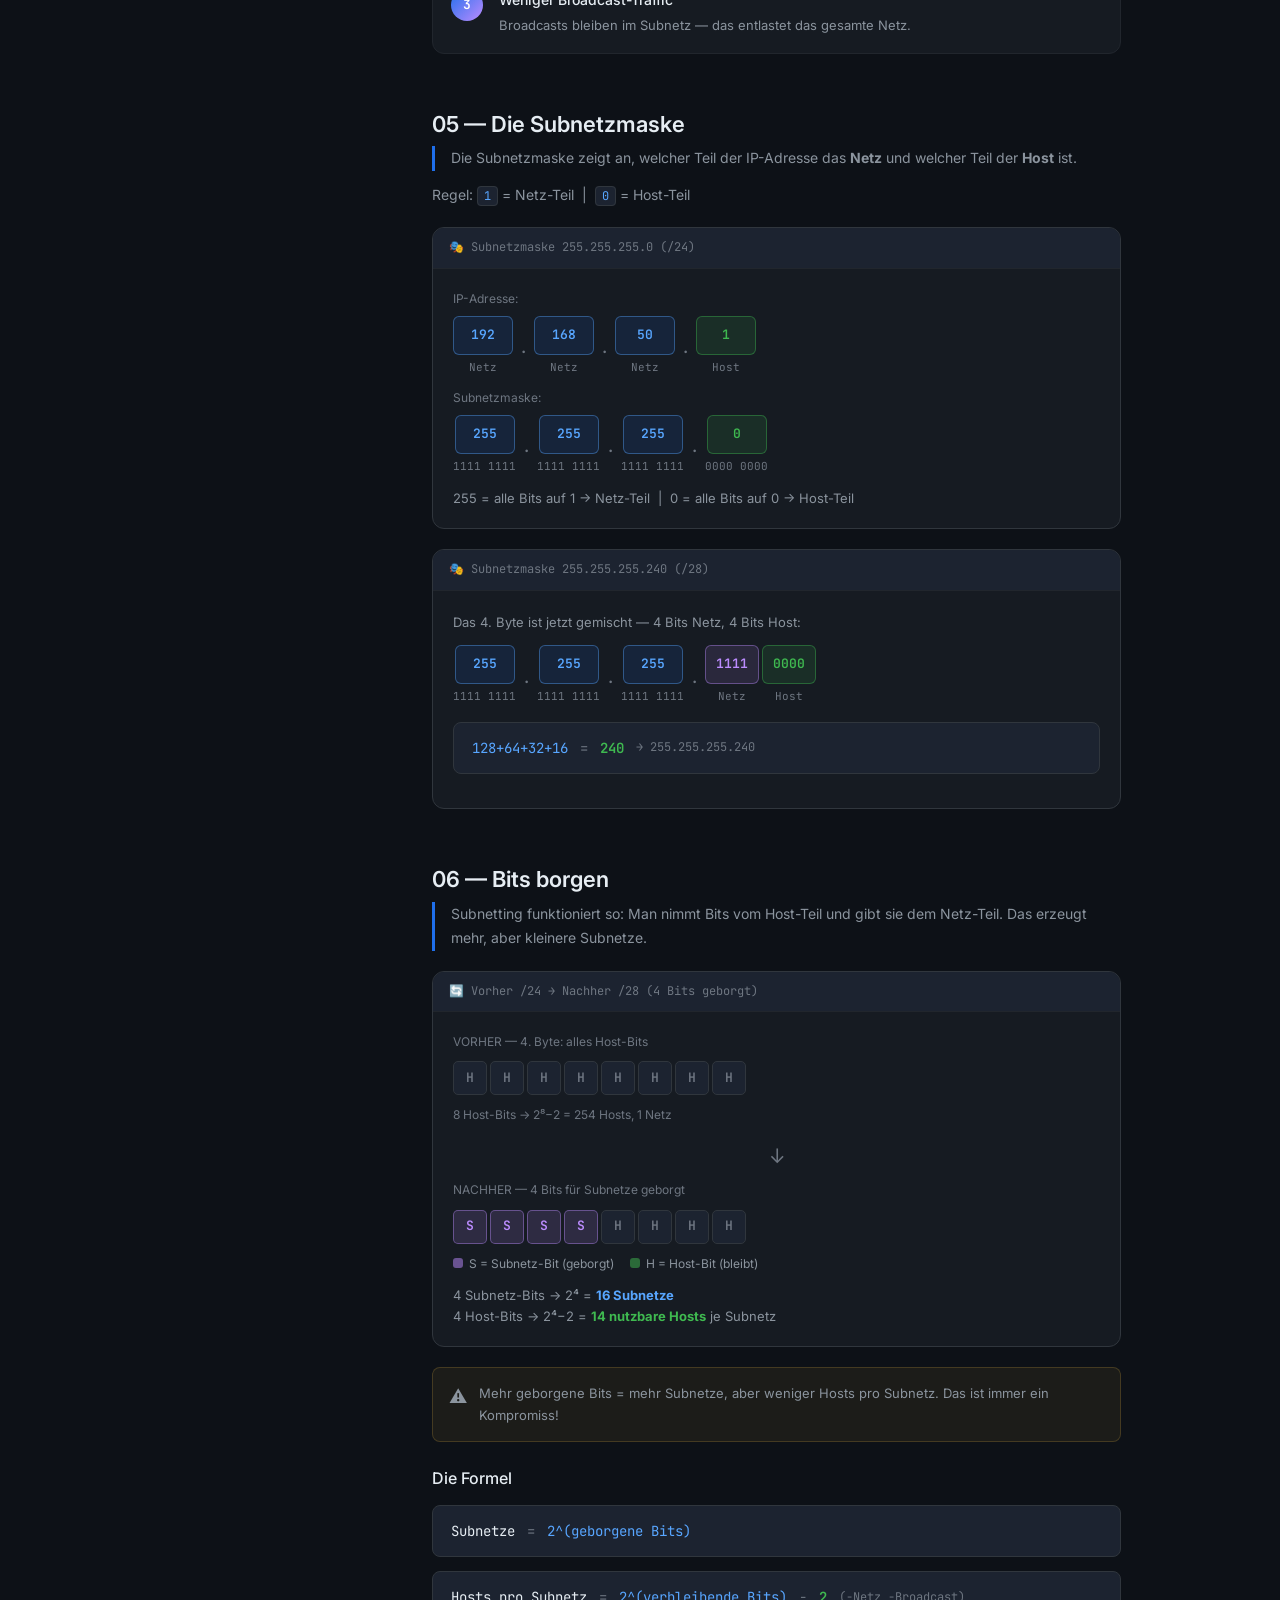
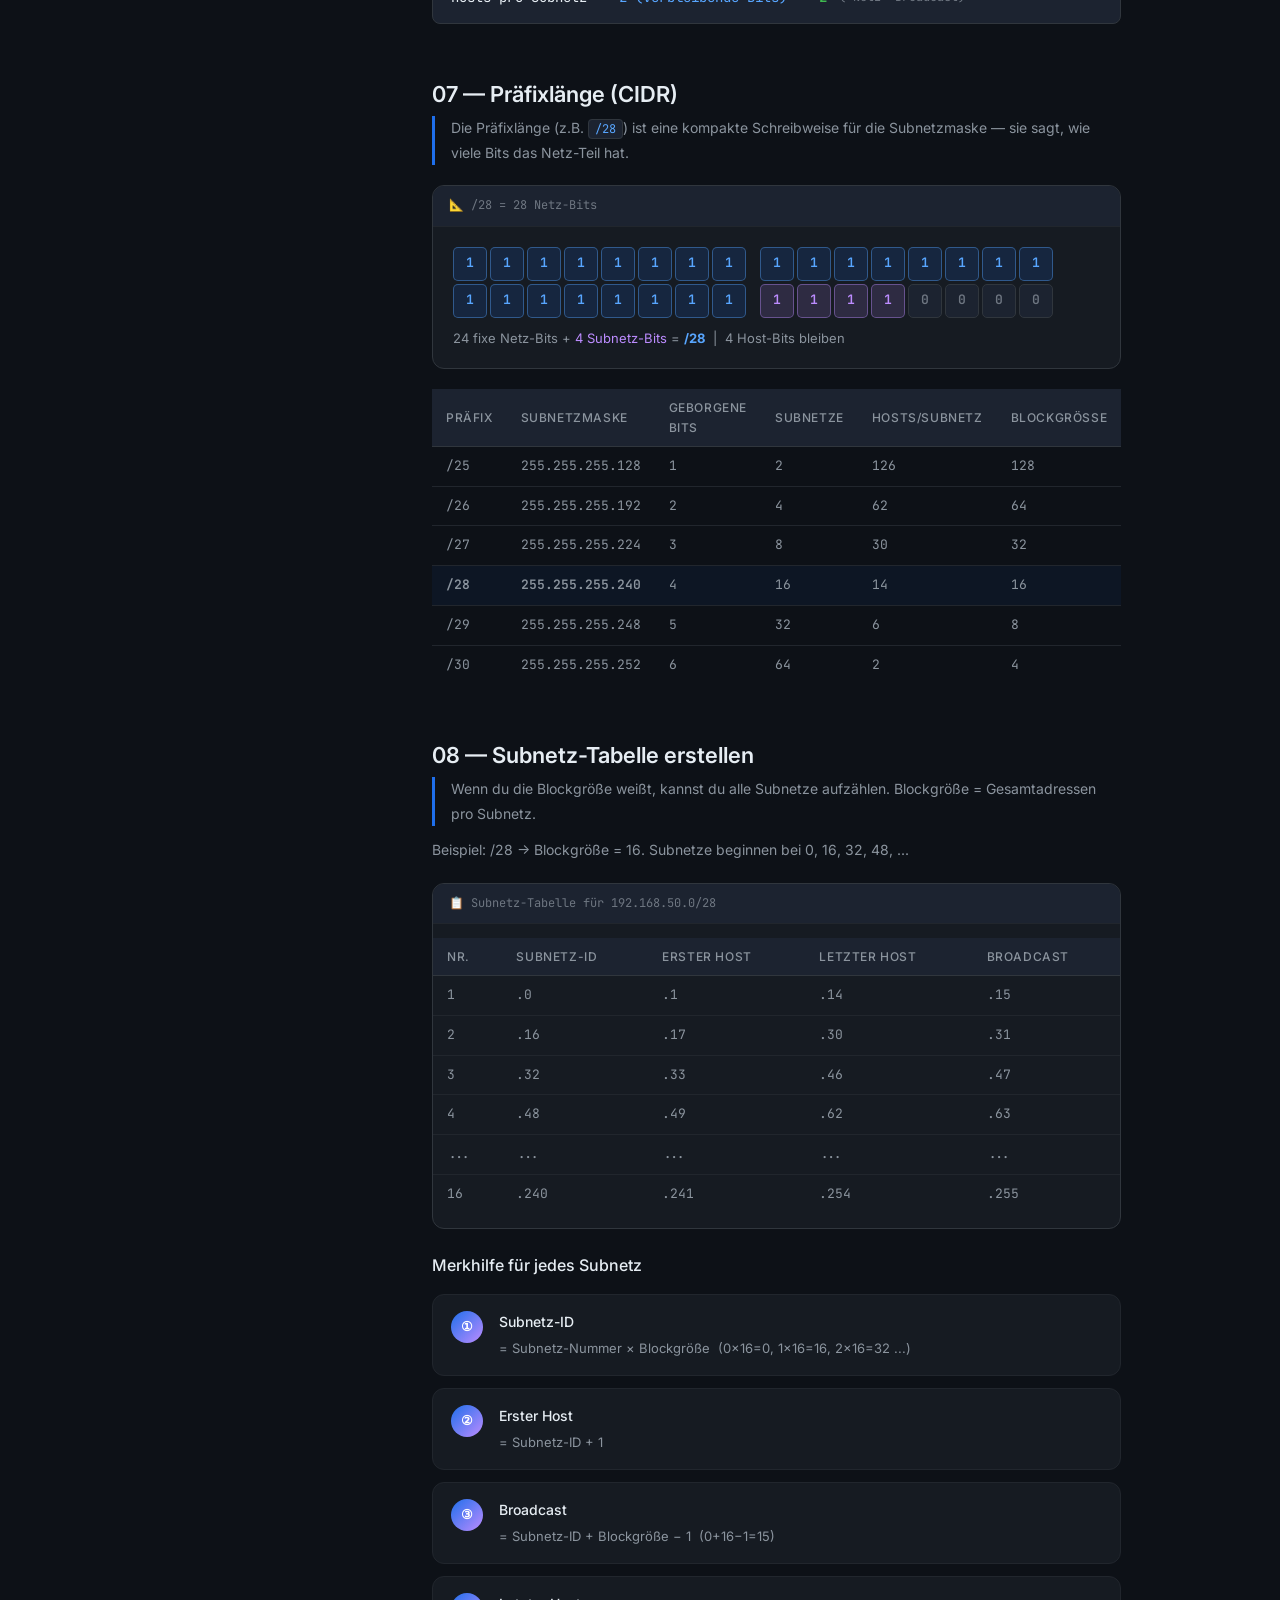
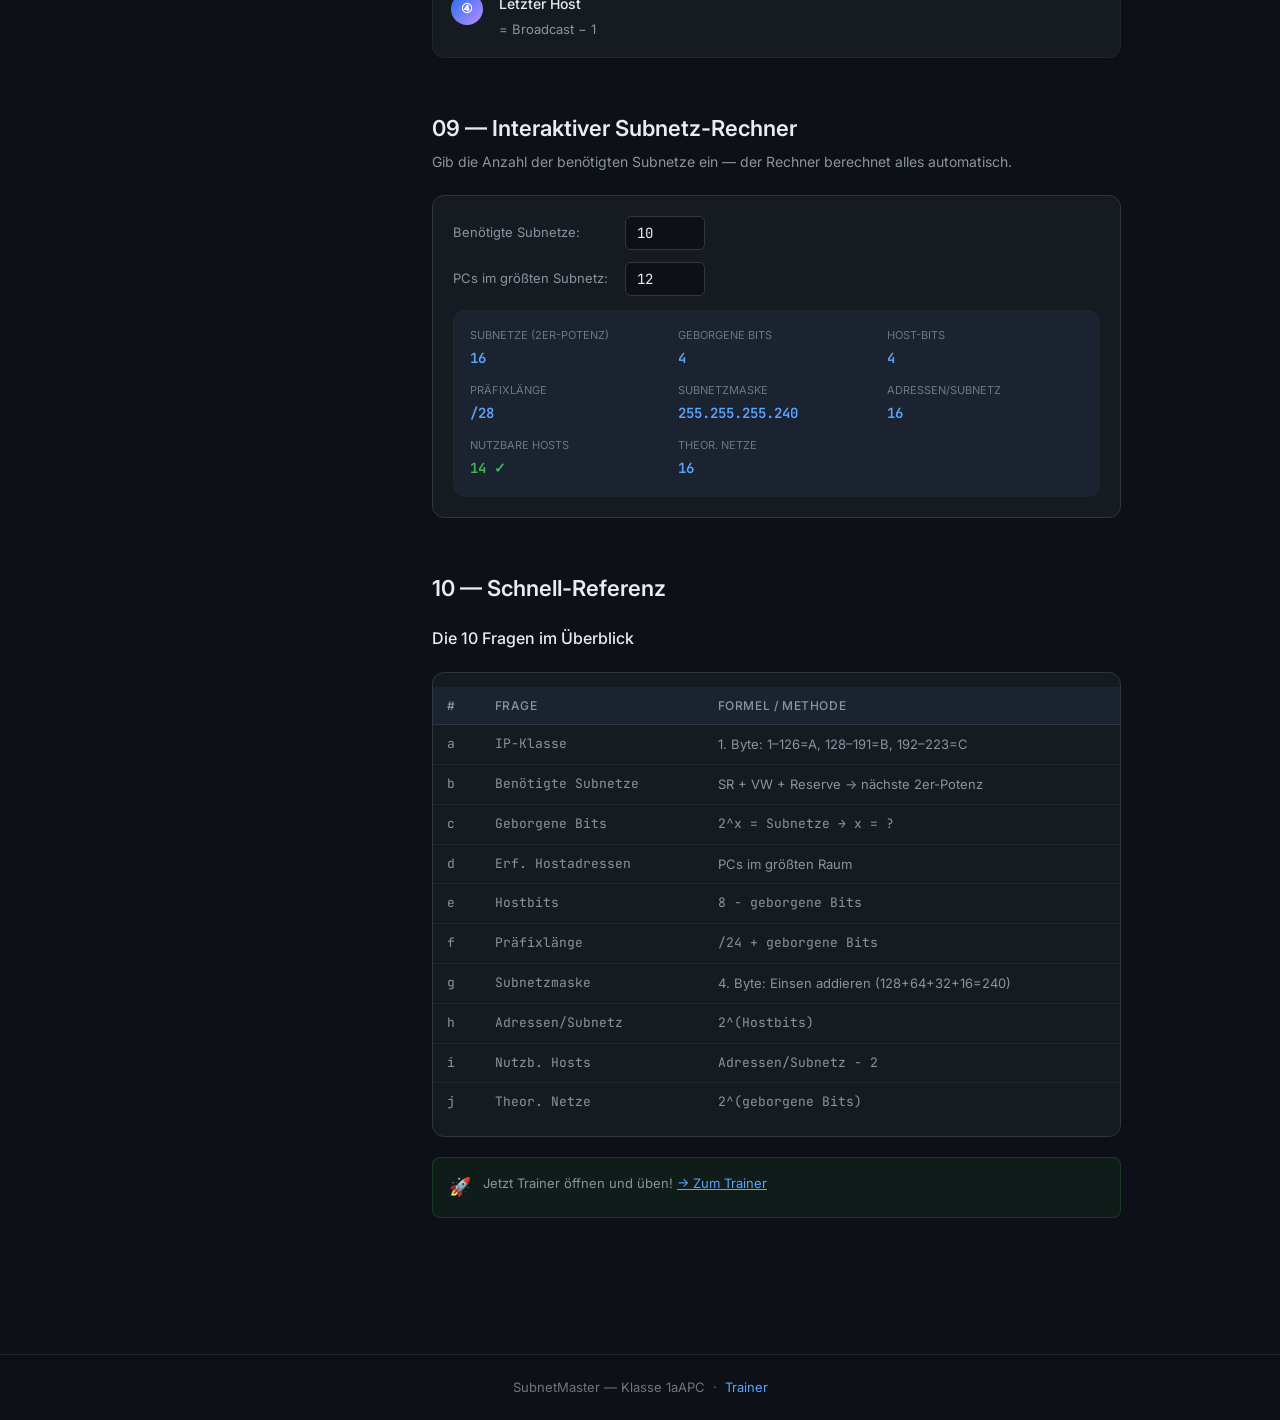
<file: lernen.html>
<!DOCTYPE html>
<html lang="de">
<head>
<meta charset="UTF-8">
<meta name="viewport" content="width=device-width, initial-scale=1.0">
<title>SubnetMaster – Subnetting Lexikon</title>
<link rel="preconnect" href="https://fonts.googleapis.com">
<link rel="preconnect" href="https://fonts.gstatic.com" crossorigin>
<link href="https://fonts.googleapis.com/css2?family=JetBrains+Mono:wght@400;600&family=Inter:wght@300;400;500;600&display=swap" rel="stylesheet">
<link rel="stylesheet" href="css/style.css">
<style>
.page-hero {
  padding: 48px 20px 40px;
  max-width: 960px; margin: 0 auto;
  border-bottom: 1px solid var(--border2);
}
.page-hero h1 { font-size: clamp(24px,4.5vw,38px); font-weight:600; margin-bottom:10px; }
.page-hero p  { font-size:15px; color:var(--text2); max-width:560px; line-height:1.75; }

.octet-label {
  font-size:11px; color:var(--text3); text-align:center;
  font-family:var(--mono); margin-top:4px;
}
.arrow-right {
  font-size:20px; color:var(--text3);
  display:flex; align-items:center; padding:0 4px;
}
.legend {
  display:flex; gap:16px; flex-wrap:wrap; margin:12px 0;
}
.legend-item {
  display:flex; align-items:center; gap:6px;
  font-size:12px; color:var(--text2);
}
.legend-dot {
  width:10px; height:10px; border-radius:3px;
}
.ld-net    { background:rgba(88,166,255,0.5); }
.ld-sub    { background:rgba(188,140,255,0.5); }
.ld-host   { background:rgba(63,185,80,0.5); }

.hl { color:var(--accent); font-weight:600; }

.range-badge {
  font-family:var(--mono); font-size:12px;
  padding:4px 10px; border-radius:20px;
  display:inline-block;
}
.rb-a { background:rgba(249,115,22,0.12); color:#f97316; border:1px solid rgba(249,115,22,0.3); }
.rb-b { background:rgba(227,179,65,0.12);  color:var(--yellow); border:1px solid rgba(227,179,65,0.3); }
.rb-c { background:rgba(63,185,80,0.12);   color:var(--green);  border:1px solid rgba(63,185,80,0.3); }

.calc-wrap {
  background:var(--bg2); border:1px solid var(--border);
  border-radius:var(--radius-lg); padding:20px; margin:20px 0;
}
.calc-row { display:flex; gap:12px; align-items:center; flex-wrap:wrap; margin-bottom:12px; }
.calc-label { font-size:13px; color:var(--text2); min-width:160px; }
.calc-input {
  font-family:var(--mono); font-size:14px;
  background:var(--bg); border:1px solid var(--border);
  color:var(--text); border-radius:6px; padding:7px 11px;
  width:80px; outline:none;
}
.calc-input:focus { border-color:var(--accent2); }
.calc-result {
  background:var(--bg3); border:1px solid var(--border2);
  border-radius:var(--radius-lg); padding:16px;
  display:grid; grid-template-columns:repeat(auto-fill,minmax(180px,1fr));
  gap:12px; margin-top:14px;
}
.calc-res-cell { }
.calc-res-key  { font-size:11px; color:var(--text3); text-transform:uppercase; margin-bottom:3px; }
.calc-res-val  { font-family:var(--mono); font-size:14px; color:var(--accent); font-weight:600; }
</style>
</head>
<body data-theme="dark">

<!-- ── NAVBAR ── -->
<nav>
  <div class="nav-left">
    <a href="index.html" class="nav-logo">
      <div class="logo-icon">/28</div>
      SubnetMaster
    </a>
    <div class="nav-links">
      <a href="index.html" id="nav-trainer">Trainer</a>
      <a href="lernen.html" id="nav-lernen" class="active">Lexikon</a>
      <a href="anleitung.html" id="nav-anleitung">Anleitung</a>
    </div>
  </div>
  <div class="nav-right">
    <select class="lang-select" id="langSelect" onchange="changeLangPage(this.value)">
      <option value="de">🇩🇪 Deutsch</option>
      <option value="en">🇬🇧 English</option>
      <option value="ar">🇸🇦 العربية</option>
      <option value="tr">🇹🇷 Türkçe</option>
      <option value="fr">🇫🇷 Français</option>
      <option value="es">🇪🇸 Español</option>
    </select>
    <button class="theme-btn" onclick="toggleTheme()">
      <svg class="icon-sun" viewBox="0 0 24 24" fill="none" stroke="currentColor" stroke-width="2"><circle cx="12" cy="12" r="5"/><line x1="12" y1="1" x2="12" y2="3"/><line x1="12" y1="21" x2="12" y2="23"/><line x1="4.22" y1="4.22" x2="5.64" y2="5.64"/><line x1="18.36" y1="18.36" x2="19.78" y2="19.78"/><line x1="1" y1="12" x2="3" y2="12"/><line x1="21" y1="12" x2="23" y2="12"/><line x1="4.22" y1="19.78" x2="5.64" y2="18.36"/><line x1="18.36" y1="5.64" x2="19.78" y2="4.22"/></svg>
      <svg class="icon-moon" viewBox="0 0 24 24" fill="none" stroke="currentColor" stroke-width="2"><path d="M21 12.79A9 9 0 1 1 11.21 3 7 7 0 0 0 21 12.79z"/></svg>
    </button>
  </div>
</nav>

<!-- PAGE HERO -->
<div class="page-hero">
  <div style="font-family:var(--mono);font-size:11px;color:var(--accent);text-transform:uppercase;letter-spacing:0.1em;margin-bottom:10px;" data-i18n="l-hero-eyebrow">📚 Subnetting Lexikon</div>
  <h1 data-i18n="l-hero-h1">Subnetting von Null an verstehen</h1>
  <p data-i18n="l-hero-p">Hier lernst du alles — von IP-Adressen über Binärzahlen bis zum kompletten Subnetting. Mit Diagrammen, Beispielen und einem interaktiven Rechner.</p>
</div>

<div class="learn-wrap">
  <div class="learn-layout">

    <!-- ── SIDEBAR ── -->
    <aside class="learn-sidebar">
      <nav class="sidebar-nav">
        <a href="#s1" class="active"><span class="sidebar-num">01</span> <span data-i18n="l-nav-1">Was ist eine IP-Adresse?</span></a>
        <a href="#s2"><span class="sidebar-num">02</span> <span data-i18n="l-nav-2">Binärzahlen</span></a>
        <a href="#s3"><span class="sidebar-num">03</span> <span data-i18n="l-nav-3">IP-Klassen</span></a>
        <a href="#s4"><span class="sidebar-num">04</span> <span data-i18n="l-nav-4">Was ist Subnetting?</span></a>
        <a href="#s5"><span class="sidebar-num">05</span> <span data-i18n="l-nav-5">Subnetzmaske</span></a>
        <a href="#s6"><span class="sidebar-num">06</span> <span data-i18n="l-nav-6">Bits borgen</span></a>
        <a href="#s7"><span class="sidebar-num">07</span> <span data-i18n="l-nav-7">Präfixlänge</span></a>
        <a href="#s8"><span class="sidebar-num">08</span> <span data-i18n="l-nav-8">Subnetz-Tabelle</span></a>
        <a href="#s9"><span class="sidebar-num">09</span> <span data-i18n="l-nav-9">Rechner</span></a>
        <a href="#s10"><span class="sidebar-num">10</span> <span data-i18n="l-nav-10">Schnell-Referenz</span></a>
      </nav>
    </aside>

    <!-- ── CONTENT ── -->
    <div>

      <!-- ════ 01 IP-ADRESSE ════ -->
      <section class="learn-section" id="s1">
        <h2 data-i18n="l-s1-h2">01 — Was ist eine IP-Adresse?</h2>
        <p class="learn-intro" data-i18n="l-s1-intro">Eine IP-Adresse ist wie eine Hausnummer im Internet — sie identifiziert eindeutig ein Gerät im Netzwerk.</p>

        <p data-i18n-html="l-s1-p1">IPv4-Adressen bestehen aus <strong>4 Bytes</strong> (= 4 × 8 Bits = 32 Bits), getrennt durch Punkte:</p>

        <div class="diagram-wrap">
          <div class="diagram-title">
            <svg width="12" height="12" fill="none" stroke="currentColor" stroke-width="2" viewBox="0 0 24 24"><rect x="3" y="3" width="18" height="18" rx="2"/><path d="M3 9h18M9 21V9"/></svg>
            <span data-i18n="l-s1-diag-title">Aufbau einer IPv4-Adresse: 192.168.50.1</span>
          </div>
          <div class="diagram-body">
            <div class="byte-row">
              <div class="byte-col"><div class="byte-box byte-net">192</div><div class="byte-label">1. Byte</div></div>
              <div class="arrow-right">.</div>
              <div class="byte-col"><div class="byte-box byte-net">168</div><div class="byte-label">2. Byte</div></div>
              <div class="arrow-right">.</div>
              <div class="byte-col"><div class="byte-box byte-net">50</div><div class="byte-label">3. Byte</div></div>
              <div class="arrow-right">.</div>
              <div class="byte-col"><div class="byte-box byte-host">1</div><div class="byte-label">4. Byte</div></div>
            </div>
            <div style="margin-top:14px">
              <div style="font-size:12px;color:var(--text3);margin-bottom:6px;" data-i18n="l-s1-bin-label">Jedes Byte in Binär (8 Bits):</div>
              <div class="bit-grid">
                <div class="bit-cell bit-1">1</div><div class="bit-cell bit-1">1</div>
                <div class="bit-cell bit-0">0</div><div class="bit-cell bit-0">0</div>
                <div class="bit-cell bit-0">0</div><div class="bit-cell bit-0">0</div>
                <div class="bit-cell bit-0">0</div><div class="bit-cell bit-0">0</div>
                <div style="width:10px"></div>
                <div class="bit-cell bit-1">1</div><div class="bit-cell bit-0">0</div>
                <div class="bit-cell bit-1">1</div><div class="bit-cell bit-0">0</div>
                <div class="bit-cell bit-1">1</div><div class="bit-cell bit-0">0</div>
                <div class="bit-cell bit-0">0</div><div class="bit-cell bit-0">0</div>
              </div>
              <div style="font-size:12px;color:var(--text3);margin-top:4px;" data-i18n-html="l-s1-bin-note">128+64 = <span style="color:var(--accent)">192</span> &nbsp;&nbsp; 128+32+8 = <span style="color:var(--accent)">168</span></div>
            </div>
          </div>
        </div>

        <div class="info-box info-tip">
          <div class="info-box-icon">💡</div>
          <div data-i18n="l-s1-tip">Ein Byte kann Werte von 0 bis 255 speichern (2⁸ = 256 Möglichkeiten). Deshalb sieht man in IP-Adressen nie eine Zahl über 255.</div>
        </div>
      </section>

      <!-- ════ 02 BINÄR ════ -->
      <section class="learn-section" id="s2">
        <h2 data-i18n="l-s2-h2">02 — Binärzahlen verstehen</h2>
        <p class="learn-intro" data-i18n="l-s2-intro">Computer kennen nur 0 und 1. Deshalb musst du für Subnetting verstehen, wie Binärzahlen funktionieren.</p>

        <h3 data-i18n="l-s2-h3a">Stellenwerte</h3>
        <p data-i18n="l-s2-p1">Jede Stelle hat einen Wert — eine 2er-Potenz. Von rechts nach links:</p>

        <div class="diagram-wrap">
          <div class="diagram-title" data-i18n="l-s2-diag-title">🔢 Stellenwerte eines Bytes (8 Bits)</div>
          <div class="diagram-body">
            <div class="bit-grid">
              <div class="bit-cell bit-1" title="128">1</div>
              <div class="bit-cell bit-1" title="64">1</div>
              <div class="bit-cell bit-0" title="32">0</div>
              <div class="bit-cell bit-1" title="16">1</div>
              <div class="bit-cell bit-0" title="8">0</div>
              <div class="bit-cell bit-0" title="4">0</div>
              <div class="bit-cell bit-0" title="2">0</div>
              <div class="bit-cell bit-0" title="1">0</div>
            </div>
            <div class="bit-grid" style="margin-top:4px">
              <div style="width:34px;text-align:center;font-size:11px;color:var(--text3)">2⁷</div>
              <div style="width:34px;text-align:center;font-size:11px;color:var(--text3)">2⁶</div>
              <div style="width:34px;text-align:center;font-size:11px;color:var(--text3)">2⁵</div>
              <div style="width:34px;text-align:center;font-size:11px;color:var(--text3)">2⁴</div>
              <div style="width:34px;text-align:center;font-size:11px;color:var(--text3)">2³</div>
              <div style="width:34px;text-align:center;font-size:11px;color:var(--text3)">2²</div>
              <div style="width:34px;text-align:center;font-size:11px;color:var(--text3)">2¹</div>
              <div style="width:34px;text-align:center;font-size:11px;color:var(--text3)">2⁰</div>
            </div>
            <div class="bit-grid" style="margin-top:4px">
              <div style="width:34px;text-align:center;font-size:12px;color:var(--accent);font-family:var(--mono)">128</div>
              <div style="width:34px;text-align:center;font-size:12px;color:var(--accent);font-family:var(--mono)">64</div>
              <div style="width:34px;text-align:center;font-size:12px;color:var(--text3);font-family:var(--mono)">32</div>
              <div style="width:34px;text-align:center;font-size:12px;color:var(--accent);font-family:var(--mono)">16</div>
              <div style="width:34px;text-align:center;font-size:12px;color:var(--text3);font-family:var(--mono)">8</div>
              <div style="width:34px;text-align:center;font-size:12px;color:var(--text3);font-family:var(--mono)">4</div>
              <div style="width:34px;text-align:center;font-size:12px;color:var(--text3);font-family:var(--mono)">2</div>
              <div style="width:34px;text-align:center;font-size:12px;color:var(--text3);font-family:var(--mono)">1</div>
            </div>
            <div style="margin-top:12px;font-family:var(--mono);font-size:13px;color:var(--text2)" data-i18n-html="l-s2-sum-note">
              Nur die 1er addieren: 128 + 64 + 16 = <span style="color:var(--green);font-weight:600">208</span>
            </div>
          </div>
        </div>

        <h3 data-i18n="l-s2-h3b">Dezimal → Binär Tabelle</h3>
        <div class="diagram-wrap">
          <div class="diagram-body" style="padding:0">
            <table class="learn-table">
              <thead><tr><th data-i18n="l-s2-th1">Dezimal</th><th data-i18n="l-s2-th2">Binär</th><th data-i18n="l-s2-th3">Erklärung</th></tr></thead>
              <tbody>
                <tr><td>128</td><td>1000 0000</td><td style="font-family:var(--sans);font-size:12px;color:var(--text2)" data-i18n="l-s2-e1">nur Bit 7</td></tr>
                <tr><td>192</td><td>1100 0000</td><td style="font-family:var(--sans);font-size:12px;color:var(--text2)" data-i18n="l-s2-e2">128 + 64</td></tr>
                <tr><td>224</td><td>1110 0000</td><td style="font-family:var(--sans);font-size:12px;color:var(--text2)" data-i18n="l-s2-e3">128 + 64 + 32</td></tr>
                <tr><td>240</td><td>1111 0000</td><td style="font-family:var(--sans);font-size:12px;color:var(--text2)" data-i18n="l-s2-e4">128+64+32+16</td></tr>
                <tr><td>248</td><td>1111 1000</td><td style="font-family:var(--sans);font-size:12px;color:var(--text2)" data-i18n="l-s2-e5">128+64+32+16+8</td></tr>
                <tr><td>255</td><td>1111 1111</td><td style="font-family:var(--sans);font-size:12px;color:var(--text2)" data-i18n="l-s2-e6">alle Bits</td></tr>
              </tbody>
            </table>
          </div>
        </div>
      </section>

      <!-- ════ 03 KLASSEN ════ -->
      <section class="learn-section" id="s3">
        <h2 data-i18n="l-s3-h2">03 — IP-Klassen</h2>
        <p class="learn-intro" data-i18n="l-s3-intro">IPv4-Adressen sind in Klassen eingeteilt. Die Klasse bestimmt, wie groß das Netz ist.</p>

        <div class="diagram-wrap">
          <div class="diagram-title" data-i18n="l-s3-diag-title">🏷️ IP-Klassen Übersicht</div>
          <div class="diagram-body" style="padding:0">
            <table class="learn-table">
              <thead><tr><th data-i18n="l-s3-th1">Klasse</th><th data-i18n="l-s3-th2">Erstes Byte</th><th data-i18n="l-s3-th3">Bereich</th><th data-i18n="l-s3-th4">Netze</th><th data-i18n="l-s3-th5">Hosts/Netz</th></tr></thead>
              <tbody>
                <tr>
                  <td><span class="cls-a" style="font-weight:600">A</span></td>
                  <td>0xxx xxxx</td>
                  <td><span class="range-badge rb-a">1.0.0.0 – 126.255.255.255</span></td>
                  <td>128</td>
                  <td>16.777.214</td>
                </tr>
                <tr>
                  <td><span class="cls-b" style="font-weight:600">B</span></td>
                  <td>10xx xxxx</td>
                  <td><span class="range-badge rb-b">128.0.0.0 – 191.255.255.255</span></td>
                  <td>16.384</td>
                  <td>65.534</td>
                </tr>
                <tr>
                  <td><span class="cls-c" style="font-weight:600">C</span></td>
                  <td>110x xxxx</td>
                  <td><span class="range-badge rb-c">192.0.0.0 – 223.255.255.255</span></td>
                  <td>2.097.152</td>
                  <td>254</td>
                </tr>
              </tbody>
            </table>
          </div>
        </div>

        <div class="info-box info-good">
          <div class="info-box-icon">✅</div>
          <div data-i18n-html="l-s3-tip"><strong>Merkrege:</strong> Klasse C = 192–223 im ersten Byte. Das ist die häufigste Klasse in Schulaufgaben (z.B. 192.168.x.x).</div>
        </div>

        <h3 data-i18n="l-s3-h3vis">Visuell: Wie groß sind die Klassen?</h3>
        <div style="margin:14px 0">
          <div style="font-size:12px;color:var(--text3);margin-bottom:4px;" data-i18n="l-s3-class-a">Klasse A — riesige Netze</div>
          <div class="progress-track"><div class="progress-fill pf-blue" style="width:100%"></div></div>
          <div style="font-size:12px;color:var(--text3);margin-bottom:10px;margin-top:2px" data-i18n="l-s3-hosts-a">16 Millionen Hosts pro Netz</div>

          <div style="font-size:12px;color:var(--text3);margin-bottom:4px;" data-i18n="l-s3-class-b">Klasse B — mittlere Netze</div>
          <div class="progress-track"><div class="progress-fill pf-purple" style="width:40%"></div></div>
          <div style="font-size:12px;color:var(--text3);margin-bottom:10px;margin-top:2px" data-i18n="l-s3-hosts-b">65.534 Hosts pro Netz</div>

          <div style="font-size:12px;color:var(--text3);margin-bottom:4px;" data-i18n="l-s3-class-c">Klasse C — kleine Netze ← wir arbeiten hier</div>
          <div class="progress-track"><div class="progress-fill pf-green" style="width:5%"></div></div>
          <div style="font-size:12px;color:var(--text3);margin-top:2px" data-i18n="l-s3-hosts-c">254 Hosts pro Netz</div>
        </div>
      </section>

      <!-- ════ 04 SUBNETTING ════ -->
      <section class="learn-section" id="s4">
        <h2 data-i18n="l-s4-h2">04 — Was ist Subnetting?</h2>
        <p class="learn-intro" data-i18n="l-s4-intro">Subnetting bedeutet: ein großes Netz in kleinere Teilnetze aufteilen — wie Wände in einem großen Haus einziehen.</p>

        <p data-i18n="l-s4-p1">Stell dir vor: Du hast ein Bürogebäude (= ein /24 Netz mit 254 Adressen). Du willst für jede Abteilung ein eigenes Netz — damit der Verkehr getrennt bleibt und du weißt, welches Gerät wo ist.</p>

        <div class="diagram-wrap">
          <div class="diagram-title" data-i18n="l-s4-diag-title">🏢 Ein /24 Netz wird aufgeteilt</div>
          <div class="diagram-body">
            <div style="background:rgba(31,111,235,0.06);border:1px solid rgba(88,166,255,0.25);border-radius:10px;padding:16px;margin-bottom:16px;">
              <div style="font-size:12px;color:var(--accent);font-family:var(--mono);margin-bottom:10px;">192.168.50.0 /24 — 254 Hosts</div>
              <div style="display:grid;grid-template-columns:repeat(auto-fill,minmax(140px,1fr));gap:8px;">
                <div style="background:rgba(188,140,255,0.1);border:1px solid rgba(188,140,255,0.3);border-radius:8px;padding:12px;text-align:center">
                  <div style="font-size:11px;color:var(--purple);font-family:var(--mono)">Subnetz 1</div>
                  <div style="font-size:12px;color:var(--text2);margin-top:4px">.0 – .15</div>
                  <div style="font-size:11px;color:var(--text3)" data-i18n="l-s4-sub-hosts">14 nutzbare Hosts</div>
                </div>
                <div style="background:rgba(188,140,255,0.1);border:1px solid rgba(188,140,255,0.3);border-radius:8px;padding:12px;text-align:center">
                  <div style="font-size:11px;color:var(--purple);font-family:var(--mono)">Subnetz 2</div>
                  <div style="font-size:12px;color:var(--text2);margin-top:4px">.16 – .31</div>
                  <div style="font-size:11px;color:var(--text3)" data-i18n="l-s4-sub-hosts">14 nutzbare Hosts</div>
                </div>
                <div style="background:rgba(188,140,255,0.1);border:1px solid rgba(188,140,255,0.3);border-radius:8px;padding:12px;text-align:center">
                  <div style="font-size:11px;color:var(--purple);font-family:var(--mono)">Subnetz 3</div>
                  <div style="font-size:12px;color:var(--text2);margin-top:4px">.32 – .47</div>
                  <div style="font-size:11px;color:var(--text3)" data-i18n="l-s4-sub-hosts">14 nutzbare Hosts</div>
                </div>
                <div style="background:rgba(188,140,255,0.1);border:1px solid rgba(188,140,255,0.3);border-radius:8px;padding:12px;text-align:center">
                  <div style="font-size:11px;color:var(--purple);font-family:var(--mono)">... × 16</div>
                  <div style="font-size:12px;color:var(--text3);margin-top:4px">usw.</div>
                </div>
              </div>
            </div>
            <div style="font-size:13px;color:var(--text2)" data-i18n="l-s4-arrow">→ Aus einem /24 Netz entstehen durch Subnetting z.B. 16 kleinere /28 Netze.</div>
          </div>
        </div>

        <h3 data-i18n="l-s4-h3why">Warum Subnetting?</h3>
        <div class="step-cards">
          <div class="step-card"><div class="step-card-num">1</div><div class="step-card-body"><h4 data-i18n="l-s4-c1h">Ordnung & Struktur</h4><p data-i18n="l-s4-c1p">Jede Abteilung/Raum bekommt ein eigenes Subnetz — klar getrennt und übersichtlich.</p></div></div>
          <div class="step-card"><div class="step-card-num">2</div><div class="step-card-body"><h4 data-i18n="l-s4-c2h">Sicherheit</h4><p data-i18n="l-s4-c2p">Subnetze können voneinander isoliert werden — z.B. darf das Büronetz nicht das Servernetz erreichen.</p></div></div>
          <div class="step-card"><div class="step-card-num">3</div><div class="step-card-body"><h4 data-i18n="l-s4-c3h">Weniger Broadcast-Traffic</h4><p data-i18n="l-s4-c3p">Broadcasts bleiben im Subnetz — das entlastet das gesamte Netz.</p></div></div>
        </div>
      </section>

      <!-- ════ 05 SUBNETZMASKE ════ -->
      <section class="learn-section" id="s5">
        <h2 data-i18n="l-s5-h2">05 — Die Subnetzmaske</h2>
        <p class="learn-intro" data-i18n-html="l-s5-intro">Die Subnetzmaske zeigt an, welcher Teil der IP-Adresse das <strong>Netz</strong> und welcher Teil der <strong>Host</strong> ist.</p>

        <p data-i18n-html="l-s5-rule">Regel: <code>1</code> = Netz-Teil &nbsp;|&nbsp; <code>0</code> = Host-Teil</p>

        <div class="diagram-wrap">
          <div class="diagram-title" data-i18n="l-s5-diag1-title">🎭 Subnetzmaske 255.255.255.0 (/24)</div>
          <div class="diagram-body">
            <div style="font-size:12px;color:var(--text3);margin-bottom:8px" data-i18n="l-s5-ip-label">IP-Adresse:</div>
            <div class="byte-row">
              <div class="byte-col"><div class="byte-box byte-net">192</div><div class="octet-label">Netz</div></div>
              <div class="arrow-right">.</div>
              <div class="byte-col"><div class="byte-box byte-net">168</div><div class="octet-label">Netz</div></div>
              <div class="arrow-right">.</div>
              <div class="byte-col"><div class="byte-box byte-net">50</div><div class="octet-label">Netz</div></div>
              <div class="arrow-right">.</div>
              <div class="byte-col"><div class="byte-box byte-host">1</div><div class="octet-label">Host</div></div>
            </div>
            <div style="font-size:12px;color:var(--text3);margin:12px 0 8px" data-i18n="l-s5-mask-label">Subnetzmaske:</div>
            <div class="byte-row">
              <div class="byte-col"><div class="byte-box byte-net">255</div><div class="octet-label">1111 1111</div></div>
              <div class="arrow-right">.</div>
              <div class="byte-col"><div class="byte-box byte-net">255</div><div class="octet-label">1111 1111</div></div>
              <div class="arrow-right">.</div>
              <div class="byte-col"><div class="byte-box byte-net">255</div><div class="octet-label">1111 1111</div></div>
              <div class="arrow-right">.</div>
              <div class="byte-col"><div class="byte-box byte-host">0</div><div class="octet-label">0000 0000</div></div>
            </div>
            <div style="margin-top:12px;font-size:13px;color:var(--text2)" data-i18n-html="l-s5-note">
              255 = alle Bits auf 1 → Netz-Teil &nbsp;|&nbsp; 0 = alle Bits auf 0 → Host-Teil
            </div>
          </div>
        </div>

        <div class="diagram-wrap">
          <div class="diagram-title" data-i18n="l-s5-diag2-title">🎭 Subnetzmaske 255.255.255.240 (/28)</div>
          <div class="diagram-body">
            <p style="font-size:13px;color:var(--text2);margin-bottom:12px" data-i18n="l-s5-diag2-p">Das 4. Byte ist jetzt gemischt — 4 Bits Netz, 4 Bits Host:</p>
            <div class="byte-row">
              <div class="byte-col"><div class="byte-box byte-net">255</div><div class="octet-label">1111 1111</div></div>
              <div class="arrow-right">.</div>
              <div class="byte-col"><div class="byte-box byte-net">255</div><div class="octet-label">1111 1111</div></div>
              <div class="arrow-right">.</div>
              <div class="byte-col"><div class="byte-box byte-net">255</div><div class="octet-label">1111 1111</div></div>
              <div class="arrow-right">.</div>
              <div style="display:flex;gap:3px">
                <div class="byte-col">
                  <div class="byte-box byte-sub" style="min-width:unset;padding:8px 10px">1111</div>
                  <div class="octet-label">Netz</div>
                </div>
                <div class="byte-col">
                  <div class="byte-box byte-host" style="min-width:unset;padding:8px 10px">0000</div>
                  <div class="octet-label">Host</div>
                </div>
              </div>
            </div>
            <div class="formula" style="margin-top:16px">
              <span class="formula-part">128+64+32+16</span>
              <span class="formula-eq">=</span>
              <span class="formula-result">240</span>
              <span style="color:var(--text3);font-size:12px">→ 255.255.255.240</span>
            </div>
          </div>
        </div>
      </section>

      <!-- ════ 06 BITS BORGEN ════ -->
      <section class="learn-section" id="s6">
        <h2 data-i18n="l-s6-h2">06 — Bits borgen</h2>
        <p class="learn-intro" data-i18n="l-s6-intro">Subnetting funktioniert so: Man nimmt Bits vom Host-Teil und gibt sie dem Netz-Teil. Das erzeugt mehr, aber kleinere Subnetze.</p>

        <div class="diagram-wrap">
          <div class="diagram-title" data-i18n="l-s6-diag-title">🔄 Vorher /24 → Nachher /28 (4 Bits geborgt)</div>
          <div class="diagram-body">
            <div style="margin-bottom:16px">
              <div style="font-size:12px;color:var(--text3);margin-bottom:6px" data-i18n="l-s6-before-label">VORHER — 4. Byte: alles Host-Bits</div>
              <div class="bit-grid">
                <div class="bit-cell bit-0">H</div><div class="bit-cell bit-0">H</div>
                <div class="bit-cell bit-0">H</div><div class="bit-cell bit-0">H</div>
                <div class="bit-cell bit-0">H</div><div class="bit-cell bit-0">H</div>
                <div class="bit-cell bit-0">H</div><div class="bit-cell bit-0">H</div>
              </div>
              <div style="font-size:12px;color:var(--text3);margin-top:4px" data-i18n="l-s6-before-note">8 Host-Bits → 2⁸−2 = 254 Hosts, 1 Netz</div>
            </div>
            <div style="font-size:20px;color:var(--text3);text-align:center;margin:8px 0">↓</div>
            <div>
              <div style="font-size:12px;color:var(--text3);margin-bottom:6px" data-i18n="l-s6-after-label">NACHHER — 4 Bits für Subnetze geborgt</div>
              <div class="bit-grid">
                <div class="bit-cell bit-s">S</div><div class="bit-cell bit-s">S</div>
                <div class="bit-cell bit-s">S</div><div class="bit-cell bit-s">S</div>
                <div class="bit-cell bit-0">H</div><div class="bit-cell bit-0">H</div>
                <div class="bit-cell bit-0">H</div><div class="bit-cell bit-0">H</div>
              </div>
              <div class="legend" style="margin-top:8px">
                <div class="legend-item"><div class="legend-dot ld-sub"></div><span data-i18n="l-s6-legend-s">S = Subnetz-Bit (geborgt)</span></div>
                <div class="legend-item"><div class="legend-dot ld-host"></div><span data-i18n="l-s6-legend-h">H = Host-Bit (bleibt)</span></div>
              </div>
              <div style="margin-top:8px;font-size:13px;color:var(--text2)" data-i18n-html="l-s6-after-note">
                4 Subnetz-Bits → 2⁴ = <strong style="color:var(--accent)">16 Subnetze</strong><br>
                4 Host-Bits → 2⁴−2 = <strong style="color:var(--green)">14 nutzbare Hosts</strong> je Subnetz
              </div>
            </div>
          </div>
        </div>

        <div class="info-box info-warn">
          <div class="info-box-icon">⚠️</div>
          <div data-i18n="l-s6-warn">Mehr geborgene Bits = mehr Subnetze, aber weniger Hosts pro Subnetz. Das ist immer ein Kompromiss!</div>
        </div>

        <h3 data-i18n="l-s6-h3">Die Formel</h3>
        <div class="formula">
          <span data-i18n="l-s6-f1l">Subnetze</span>
          <span class="formula-eq">=</span>
          <span class="formula-part" data-i18n="l-s6-f1r">2^(geborgene Bits)</span>
        </div>
        <div class="formula">
          <span data-i18n="l-s6-f2l">Hosts pro Subnetz</span>
          <span class="formula-eq">=</span>
          <span class="formula-part" data-i18n="l-s6-f2r">2^(verbleibende Bits)</span>
          <span class="formula-eq">−</span>
          <span class="formula-result">2</span>
          <span style="color:var(--text3);font-size:12px" data-i18n="l-s6-f2n">(−Netz −Broadcast)</span>
        </div>
      </section>

      <!-- ════ 07 PRÄFIX ════ -->
      <section class="learn-section" id="s7">
        <h2 data-i18n="l-s7-h2">07 — Präfixlänge (CIDR)</h2>
        <p class="learn-intro" data-i18n-html="l-s7-intro">Die Präfixlänge (z.B. <code>/28</code>) ist eine kompakte Schreibweise für die Subnetzmaske — sie sagt, wie viele Bits das Netz-Teil hat.</p>

        <div class="diagram-wrap">
          <div class="diagram-title" data-i18n="l-s7-diag-title">📐 /28 = 28 Netz-Bits</div>
          <div class="diagram-body">
            <div style="display:flex;gap:3px;flex-wrap:wrap">
              <div class="bit-cell bit-1" title="Byte 1">1</div><div class="bit-cell bit-1">1</div><div class="bit-cell bit-1">1</div><div class="bit-cell bit-1">1</div><div class="bit-cell bit-1">1</div><div class="bit-cell bit-1">1</div><div class="bit-cell bit-1">1</div><div class="bit-cell bit-1">1</div>
              <div style="width:8px"></div>
              <div class="bit-cell bit-1">1</div><div class="bit-cell bit-1">1</div><div class="bit-cell bit-1">1</div><div class="bit-cell bit-1">1</div><div class="bit-cell bit-1">1</div><div class="bit-cell bit-1">1</div><div class="bit-cell bit-1">1</div><div class="bit-cell bit-1">1</div>
              <div style="width:8px"></div>
              <div class="bit-cell bit-1">1</div><div class="bit-cell bit-1">1</div><div class="bit-cell bit-1">1</div><div class="bit-cell bit-1">1</div><div class="bit-cell bit-1">1</div><div class="bit-cell bit-1">1</div><div class="bit-cell bit-1">1</div><div class="bit-cell bit-1">1</div>
              <div style="width:8px"></div>
              <div class="bit-cell bit-s">1</div><div class="bit-cell bit-s">1</div><div class="bit-cell bit-s">1</div><div class="bit-cell bit-s">1</div>
              <div class="bit-cell bit-0">0</div><div class="bit-cell bit-0">0</div><div class="bit-cell bit-0">0</div><div class="bit-cell bit-0">0</div>
            </div>
            <div style="margin-top:10px;font-size:13px;color:var(--text2)" data-i18n-html="l-s7-diag-note">
              24 fixe Netz-Bits + <span style="color:var(--purple)">4 Subnetz-Bits</span> = <strong style="color:var(--accent)">/28</strong>
              &nbsp;|&nbsp; 4 Host-Bits bleiben
            </div>
          </div>
        </div>

        <table class="learn-table" style="margin-top:16px">
          <thead><tr><th data-i18n="l-s7-th1">Präfix</th><th data-i18n="l-s7-th2">Subnetzmaske</th><th data-i18n="l-s7-th3">Geborgene Bits</th><th data-i18n="l-s7-th4">Subnetze</th><th data-i18n="l-s7-th5">Hosts/Subnetz</th><th data-i18n="l-s7-th6">Blockgröße</th></tr></thead>
          <tbody>
            <tr><td>/25</td><td>255.255.255.128</td><td>1</td><td>2</td><td>126</td><td>128</td></tr>
            <tr><td>/26</td><td>255.255.255.192</td><td>2</td><td>4</td><td>62</td><td>64</td></tr>
            <tr><td>/27</td><td>255.255.255.224</td><td>3</td><td>8</td><td>30</td><td>32</td></tr>
            <tr style="background:rgba(31,111,235,0.06)"><td class="hl">/28</td><td class="hl">255.255.255.240</td><td>4</td><td>16</td><td>14</td><td>16</td></tr>
            <tr><td>/29</td><td>255.255.255.248</td><td>5</td><td>32</td><td>6</td><td>8</td></tr>
            <tr><td>/30</td><td>255.255.255.252</td><td>6</td><td>64</td><td>2</td><td>4</td></tr>
          </tbody>
        </table>
      </section>

      <!-- ════ 08 SUBNETZ-TABELLE ════ -->
      <section class="learn-section" id="s8">
        <h2 data-i18n="l-s8-h2">08 — Subnetz-Tabelle erstellen</h2>
        <p class="learn-intro" data-i18n="l-s8-intro">Wenn du die Blockgröße weißt, kannst du alle Subnetze aufzählen. Blockgröße = Gesamtadressen pro Subnetz.</p>

        <p data-i18n="l-s8-p1">Beispiel: /28 → Blockgröße = 16. Subnetze beginnen bei 0, 16, 32, 48, ...</p>

        <div class="diagram-wrap">
          <div class="diagram-title" data-i18n="l-s8-diag-title">📋 Subnetz-Tabelle für 192.168.50.0/28</div>
          <div class="diagram-body" style="padding:0">
            <table class="learn-table">
              <thead>
                <tr>
                  <th data-i18n="l-s8-th1">Nr.</th>
                  <th data-i18n="l-s8-th2">Subnetz-ID</th>
                  <th data-i18n="l-s8-th3">Erster Host</th>
                  <th data-i18n="l-s8-th4">Letzter Host</th>
                  <th data-i18n="l-s8-th5">Broadcast</th>
                </tr>
              </thead>
              <tbody>
                <tr><td>1</td><td>.0</td><td>.1</td><td>.14</td><td>.15</td></tr>
                <tr><td>2</td><td>.16</td><td>.17</td><td>.30</td><td>.31</td></tr>
                <tr><td>3</td><td>.32</td><td>.33</td><td>.46</td><td>.47</td></tr>
                <tr><td>4</td><td>.48</td><td>.49</td><td>.62</td><td>.63</td></tr>
                <tr style="color:var(--text3)"><td>...</td><td>...</td><td>...</td><td>...</td><td>...</td></tr>
                <tr><td>16</td><td>.240</td><td>.241</td><td>.254</td><td>.255</td></tr>
              </tbody>
            </table>
          </div>
        </div>

        <h3 data-i18n="l-s8-h3">Merkhilfe für jedes Subnetz</h3>
        <div class="step-cards">
          <div class="step-card"><div class="step-card-num">①</div><div class="step-card-body"><h4 data-i18n="l-s8-c1h">Subnetz-ID</h4><p data-i18n-html="l-s8-c1p">= Subnetz-Nummer × Blockgröße &nbsp;(0×16=0, 1×16=16, 2×16=32 ...)</p></div></div>
          <div class="step-card"><div class="step-card-num">②</div><div class="step-card-body"><h4 data-i18n="l-s8-c2h">Erster Host</h4><p data-i18n="l-s8-c2p">= Subnetz-ID + 1</p></div></div>
          <div class="step-card"><div class="step-card-num">③</div><div class="step-card-body"><h4 data-i18n="l-s8-c3h">Broadcast</h4><p data-i18n-html="l-s8-c3p">= Subnetz-ID + Blockgröße − 1 &nbsp;(0+16−1=15)</p></div></div>
          <div class="step-card"><div class="step-card-num">④</div><div class="step-card-body"><h4 data-i18n="l-s8-c4h">Letzter Host</h4><p data-i18n="l-s8-c4p">= Broadcast − 1</p></div></div>
        </div>
      </section>

      <!-- ════ 09 RECHNER ════ -->
      <section class="learn-section" id="s9">
        <h2 data-i18n="l-s9-h2">09 — Interaktiver Subnetz-Rechner</h2>
        <p data-i18n="l-s9-p">Gib die Anzahl der benötigten Subnetze ein — der Rechner berechnet alles automatisch.</p>

        <div class="calc-wrap">
          <div class="calc-row">
            <span class="calc-label" data-i18n="l-s9-label1">Benötigte Subnetze:</span>
            <input class="calc-input" type="number" id="calc-subnets" value="10" min="1" max="64" oninput="calcUpdate()">
          </div>
          <div class="calc-row">
            <span class="calc-label" data-i18n="l-s9-label2">PCs im größten Subnetz:</span>
            <input class="calc-input" type="number" id="calc-pcs" value="12" min="1" max="60" oninput="calcUpdate()">
          </div>
          <div class="calc-result" id="calc-result"></div>
        </div>
      </section>

      <!-- ════ 10 SCHNELL-REFERENZ ════ -->
      <section class="learn-section" id="s10">
        <h2 data-i18n="l-s10-h2">10 — Schnell-Referenz</h2>

        <h3 data-i18n="l-s10-h3">Die 10 Fragen im Überblick</h3>
        <div class="diagram-wrap">
          <div class="diagram-body" style="padding:0">
            <table class="learn-table">
              <thead><tr><th>#</th><th data-i18n="l-s10-th2">Frage</th><th data-i18n="l-s10-th3">Formel / Methode</th></tr></thead>
              <tbody>
                <tr><td>a</td><td data-i18n="l-s10-aq">IP-Klasse</td><td style="font-family:var(--sans)" data-i18n="l-s10-af">1. Byte: 1–126=A, 128–191=B, 192–223=C</td></tr>
                <tr><td>b</td><td data-i18n="l-s10-bq">Benötigte Subnetze</td><td style="font-family:var(--sans)" data-i18n="l-s10-bf">SR + VW + Reserve → nächste 2er-Potenz</td></tr>
                <tr><td>c</td><td data-i18n="l-s10-cq">Geborgene Bits</td><td data-i18n="l-s10-cf">2^x = Subnetze → x = ?</td></tr>
                <tr><td>d</td><td data-i18n="l-s10-dq">Erf. Hostadressen</td><td style="font-family:var(--sans)" data-i18n="l-s10-df">PCs im größten Raum</td></tr>
                <tr><td>e</td><td data-i18n="l-s10-eq">Hostbits</td><td data-i18n="l-s10-ef">8 − geborgene Bits</td></tr>
                <tr><td>f</td><td data-i18n="l-s10-fq">Präfixlänge</td><td data-i18n="l-s10-ff">/24 + geborgene Bits</td></tr>
                <tr><td>g</td><td data-i18n="l-s10-gq">Subnetzmaske</td><td style="font-family:var(--sans)" data-i18n="l-s10-gf">4. Byte: Einsen addieren (128+64+32+16=240)</td></tr>
                <tr><td>h</td><td data-i18n="l-s10-hq">Adressen/Subnetz</td><td data-i18n="l-s10-hf">2^(Hostbits)</td></tr>
                <tr><td>i</td><td data-i18n="l-s10-iq">Nutzb. Hosts</td><td data-i18n="l-s10-if">Adressen/Subnetz − 2</td></tr>
                <tr><td>j</td><td data-i18n="l-s10-jq">Theor. Netze</td><td data-i18n="l-s10-jf">2^(geborgene Bits)</td></tr>
              </tbody>
            </table>
          </div>
        </div>

        <div class="info-box info-good" style="margin-top:20px">
          <div class="info-box-icon">🚀</div>
          <div>
            <span data-i18n="l-s10-cta">Jetzt Trainer öffnen und üben!</span>
            <a href="index.html" style="color:var(--accent)" data-i18n="l-s10-cta-link"> → Zum Trainer</a>
          </div>
        </div>
      </section>

    </div><!-- end content -->
  </div><!-- end learn-layout -->
</div><!-- end learn-wrap -->

<footer>
  <span id="footer-text">SubnetMaster — Klasse 1aAPC</span> &nbsp;·&nbsp;
  <a href="index.html">Trainer</a>
</footer>

<script src="js/lang.js"></script>
<script>
(function(){
  const t = localStorage.getItem('sm-theme') || 'dark';
  document.body.setAttribute('data-theme', t);
  const sel = document.getElementById('langSelect');
  if (sel) sel.value = currentLang;
  const L = getLang();
  const set = (id,v) => { const e=document.getElementById(id); if(e) e.textContent=v; };
  set('nav-trainer',   L.nav.trainer);
  set('nav-lernen',    L.nav.lernen);
  set('nav-anleitung', L.nav.anleitung);
  set('footer-text',   L.footerText);
  applyI18n();
  calcUpdate();
})();

function toggleTheme(){
  const isDark = document.body.getAttribute('data-theme')==='dark';
  document.body.setAttribute('data-theme', isDark?'light':'dark');
  localStorage.setItem('sm-theme', isDark?'light':'dark');
}

function changeLangPage(lang){
  setLang(lang);
  const L = getLang();
  const set = (id,v) => { const e=document.getElementById(id); if(e) e.textContent=v; };
  set('nav-trainer',   L.nav.trainer);
  set('nav-lernen',    L.nav.lernen);
  set('nav-anleitung', L.nav.anleitung);
  set('footer-text',   L.footerText);
  document.documentElement.lang = lang;
  applyI18n();
  calcUpdate();
}

/* ── Sidebar active state ── */
const sections = document.querySelectorAll('.learn-section');
const navLinks  = document.querySelectorAll('.sidebar-nav a');
window.addEventListener('scroll', () => {
  let current = '';
  sections.forEach(sec => {
    if (window.scrollY >= sec.offsetTop - 100) current = sec.id;
  });
  navLinks.forEach(a => {
    a.classList.toggle('active', a.getAttribute('href') === '#'+current);
  });
});

/* ── Calculator ── */
function calcUpdate() {
  const subnets = parseInt(document.getElementById('calc-subnets').value) || 1;
  const pcs     = parseInt(document.getElementById('calc-pcs').value) || 1;
  const trans   = PAGE_TRANS[currentLang] || PAGE_TRANS['de'];

  function nextPow2(n){ let p=1; while(p<n) p*=2; return p; }
  function bits(n){ return Math.round(Math.log2(n)); }
  function maskByte(sb){ let v=0; for(let i=0;i<sb;i++) v+=Math.pow(2,7-i); return v; }

  const subnetCount = nextPow2(subnets);
  const subnetBits  = bits(subnetCount);
  const hostBits    = 8 - subnetBits;
  const total       = Math.pow(2, hostBits);
  const usable      = total - 2;
  const prefix      = 24 + subnetBits;
  const mb          = maskByte(subnetBits);
  const ok          = usable >= pcs;

  const ck7err = trans['l-s9-ck7-err'] || '← zu wenig!';

  document.getElementById('calc-result').innerHTML = `
    <div class="calc-res-cell"><div class="calc-res-key">${trans['l-s9-ck1']||'Subnetze (2er-Potenz)'}</div><div class="calc-res-val">${subnetCount}</div></div>
    <div class="calc-res-cell"><div class="calc-res-key">${trans['l-s9-ck2']||'Geborgene Bits'}</div><div class="calc-res-val">${subnetBits}</div></div>
    <div class="calc-res-cell"><div class="calc-res-key">${trans['l-s9-ck3']||'Host-Bits'}</div><div class="calc-res-val">${hostBits}</div></div>
    <div class="calc-res-cell"><div class="calc-res-key">${trans['l-s9-ck4']||'Präfixlänge'}</div><div class="calc-res-val">/${prefix}</div></div>
    <div class="calc-res-cell"><div class="calc-res-key">${trans['l-s9-ck5']||'Subnetzmaske'}</div><div class="calc-res-val">255.255.255.${mb}</div></div>
    <div class="calc-res-cell"><div class="calc-res-key">${trans['l-s9-ck6']||'Adressen/Subnetz'}</div><div class="calc-res-val">${total}</div></div>
    <div class="calc-res-cell"><div class="calc-res-key">${trans['l-s9-ck7']||'Nutzbare Hosts'}</div><div class="calc-res-val" style="color:${ok?'var(--green)':'var(--red)'}">${usable} ${ok?'✓':ck7err}</div></div>
    <div class="calc-res-cell"><div class="calc-res-key">${trans['l-s9-ck8']||'Theor. Netze'}</div><div class="calc-res-val">${subnetCount}</div></div>
  `;
}
</script>
</body>
</html>
</file>
<file: css/style.css>
/* ════════════════════════════════════════
   SubnetMaster – Global Stylesheet
   ════════════════════════════════════════ */

/* ── Google Fonts are loaded in each HTML file ── */

*,*::before,*::after{box-sizing:border-box;margin:0;padding:0;}

/* ── CSS Variables ── */
:root {
  --bg:#0d1117; --bg2:#161b22; --bg3:#1c2330;
  --border:#30363d; --border2:#21262d;
  --text:#e6edf3; --text2:#8b949e; --text3:#6e7681;
  --accent:#58a6ff; --accent2:#1f6feb;
  --green:#3fb950; --red:#f85149; --yellow:#e3b341; --purple:#bc8cff;
  --teal:#39c5cf;
  --mono:'JetBrains Mono', monospace;
  --sans:'Inter', sans-serif;
  --radius:8px; --radius-lg:12px; --radius-xl:16px;
  --shadow:none;
  --nav-bg:rgba(13,17,23,0.88);
}
[data-theme="light"] {
  --bg:#ffffff; --bg2:#f6f8fa; --bg3:#eaeef2;
  --border:#d0d7de; --border2:#e1e4e8;
  --text:#1f2328; --text2:#656d76; --text3:#9198a1;
  --accent:#0969da; --accent2:#0550ae;
  --green:#1a7f37; --red:#cf222e; --yellow:#9a6700; --purple:#8250df;
  --teal:#0e7490;
  --shadow:0 1px 4px rgba(0,0,0,0.07);
  --nav-bg:rgba(255,255,255,0.9);
}

html { scroll-behavior: smooth; }
body {
  font-family: var(--sans);
  background: var(--bg);
  color: var(--text);
  min-height: 100vh;
  line-height: 1.6;
  transition: background 0.25s, color 0.25s;
}

/* ══════════════
   NAVBAR
══════════════ */
nav {
  position: sticky; top: 0; z-index: 200;
  background: var(--nav-bg);
  backdrop-filter: blur(14px);
  border-bottom: 1px solid var(--border2);
  padding: 0 20px; height: 56px;
  display: flex; align-items: center; justify-content: space-between; gap: 12px;
}
.nav-left { display: flex; align-items: center; gap: 16px; }
.nav-logo {
  display: flex; align-items: center; gap: 9px;
  font-weight: 600; font-size: 15px;
  color: var(--text); text-decoration: none; flex-shrink: 0;
}
.logo-icon {
  width: 30px; height: 30px;
  background: linear-gradient(135deg, var(--accent2), var(--purple));
  border-radius: 7px;
  display: flex; align-items: center; justify-content: center;
  font-family: var(--mono); font-size: 11px; font-weight: 600; color: #fff;
}
.nav-links { display: flex; gap: 2px; }
.nav-links a {
  font-size: 13px; color: var(--text2);
  text-decoration: none; padding: 6px 11px;
  border-radius: var(--radius);
  transition: background 0.15s, color 0.15s;
  white-space: nowrap;
}
.nav-links a:hover { background: var(--bg3); color: var(--text); }
.nav-links a.active {
  background: var(--bg3); color: var(--text);
  border: 1px solid var(--border);
}
.nav-right { display: flex; align-items: center; gap: 6px; }
.lang-select {
  font-family: var(--sans); font-size: 13px;
  background: var(--bg2); border: 1px solid var(--border);
  color: var(--text); padding: 5px 8px;
  border-radius: var(--radius); cursor: pointer; outline: none;
  transition: border-color 0.15s;
}
.lang-select:hover { border-color: var(--accent2); }
.theme-btn {
  background: var(--bg2); border: 1px solid var(--border);
  color: var(--text2); width: 34px; height: 34px;
  border-radius: var(--radius);
  display: flex; align-items: center; justify-content: center;
  cursor: pointer; transition: background 0.15s, color 0.15s; flex-shrink: 0;
}
.theme-btn:hover { background: var(--bg3); color: var(--text); }
.icon-sun, .icon-moon { width: 16px; height: 16px; }
.icon-sun { display: none; }
[data-theme="light"] .icon-moon { display: none; }
[data-theme="light"] .icon-sun  { display: block; }

/* Mobile nav */
@media (max-width: 600px) {
  .nav-links { display: none; }
}

/* ══════════════
   BUTTONS
══════════════ */
.btn {
  font-family: var(--sans); font-size: 13px; font-weight: 500;
  padding: 8px 18px; border-radius: var(--radius);
  border: 1px solid; cursor: pointer;
  transition: all 0.15s;
  display: inline-flex; align-items: center; gap: 6px;
  text-decoration: none;
}
.btn-primary { background: var(--accent2); border-color: var(--accent2); color: #fff; }
.btn-primary:hover { opacity: 0.88; }
.btn-secondary { background: transparent; border-color: var(--border); color: var(--text2); }
.btn-secondary:hover { background: var(--bg3); color: var(--text); border-color: var(--text3); }
.btn-lg { font-size: 15px; padding: 11px 24px; }

/* ══════════════
   SECTION LABEL
══════════════ */
.section-label {
  font-family: var(--mono); font-size: 11px;
  color: var(--text3); text-transform: uppercase; letter-spacing: 0.12em;
  margin-bottom: 16px;
  display: flex; align-items: center; gap: 10px;
}
.section-label::after { content:''; flex:1; height:1px; background:var(--border2); }

/* ══════════════
   CARDS
══════════════ */
.card {
  background: var(--bg2); border: 1px solid var(--border);
  border-radius: var(--radius-lg); padding: 20px;
  box-shadow: var(--shadow);
}
.card-header {
  background: var(--bg3); border-bottom: 1px solid var(--border2);
  padding: 12px 18px;
  display: flex; align-items: center; justify-content: space-between;
  flex-wrap: wrap; gap: 8px;
}
.window-dots { display: flex; gap: 6px; }
.dot { width: 10px; height: 10px; border-radius: 50%; }
.dot-r { background: #f85149; } .dot-y { background: #e3b341; } .dot-g { background: #3fb950; }

/* ══════════════
   FOOTER
══════════════ */
footer {
  border-top: 1px solid var(--border2);
  padding: 22px 20px; text-align: center;
  font-size: 13px; color: var(--text3);
}
footer a { color: var(--accent); text-decoration: none; }
footer a:hover { text-decoration: underline; }

/* ══════════════
   UTILITIES
══════════════ */
.mono { font-family: var(--mono); }
.accent { color: var(--accent); }
.green  { color: var(--green); }
.red    { color: var(--red); }
.muted  { color: var(--text2); }
.small  { font-size: 12px; }

/* inline code */
code {
  font-family: var(--mono); font-size: 12px;
  background: var(--bg3); border: 1px solid var(--border);
  border-radius: 4px; padding: 1px 6px; color: var(--accent);
}

/* ══════════════
   STATS STRIP
══════════════ */
.stats-strip {
  display: grid;
  grid-template-columns: repeat(auto-fit, minmax(120px, 1fr));
  gap: 1px; background: var(--border2);
  border-top: 1px solid var(--border2);
  border-bottom: 1px solid var(--border2);
}
.stat-cell { background: var(--bg); padding: 18px 16px; text-align: center; }
.stat-value {
  font-family: var(--mono); font-size: 26px; font-weight: 600;
  color: var(--accent); display: block;
}
.stat-label { font-size: 11px; color: var(--text3); margin-top: 2px; text-transform: uppercase; letter-spacing: 0.05em; }

/* ══════════════
   TRAINER PAGE
══════════════ */
.trainer-wrap { max-width: 880px; margin: 0 auto; padding: 36px 20px 72px; }

.task-card { background: var(--bg2); border: 1px solid var(--border); border-radius: var(--radius-lg); overflow: hidden; margin-bottom: 22px; box-shadow: var(--shadow); }
.task-body { padding: 18px; display: grid; grid-template-columns: 1fr 1fr; gap: 14px; }
@media(max-width:520px){ .task-body { grid-template-columns: 1fr; } }
.info-group { display: flex; flex-direction: column; gap: 6px; }
.info-label { font-size: 11px; text-transform: uppercase; letter-spacing: 0.08em; color: var(--text3); }
.info-value { font-family: var(--mono); font-size: 13px; color: var(--text); background: var(--bg); border: 1px solid var(--border2); border-radius: 6px; padding: 7px 11px; }
.info-value span { color: var(--accent); }
.need-list { list-style: none; display: flex; flex-direction: column; gap: 4px; }
.need-list li { font-family: var(--mono); font-size: 13px; color: var(--text2); display: flex; align-items: center; gap: 7px; }
.need-list li::before { content: '→'; color: var(--accent); font-size: 11px; }

.questions-wrap { display: flex; flex-direction: column; gap: 3px; }
.q-row { background: var(--bg2); border: 1px solid var(--border2); border-radius: var(--radius); padding: 13px 15px; display: grid; grid-template-columns: 28px 1fr auto auto; align-items: start; gap: 10px; transition: border-color 0.2s; box-shadow: var(--shadow); }
.q-row:focus-within { border-color: var(--accent2); }
.q-row.q-correct { border-color: rgba(63,185,80,0.45); background: rgba(63,185,80,0.03); }
.q-row.q-wrong   { border-color: rgba(248,81,73,0.45);  background: rgba(248,81,73,0.03); }
@media(max-width:600px){ .q-row { grid-template-columns: 28px 1fr; } .q-input,.q-badge { grid-column: 2; } }
.q-letter { font-family: var(--mono); font-size: 13px; font-weight: 600; color: var(--accent); padding-top: 2px; }
.q-content { display: flex; flex-direction: column; gap: 4px; }
.q-text { font-size: 13px; color: var(--text2); line-height: 1.5; }
.q-input { font-family: var(--mono); font-size: 13px; background: var(--bg); border: 1px solid var(--border); border-radius: 6px; color: var(--text); padding: 6px 9px; width: 155px; outline: none; transition: border-color 0.15s; align-self: start; }
.q-input::placeholder { color: var(--text3); }
.q-input:focus { border-color: var(--accent2); }
.q-badge { font-size: 12px; font-weight: 500; padding: 4px 9px; border-radius: 20px; white-space: nowrap; align-self: start; display: none; }
.badge-ok  { background: rgba(63,185,80,0.12); color: var(--green); border: 1px solid rgba(63,185,80,0.3); }
.badge-err { background: rgba(248,81,73,0.10); color: var(--red);   border: 1px solid rgba(248,81,73,0.3); }
.q-explain { display: none; margin-top: 10px; grid-column: 2/-1; background: var(--bg3); border: 1px solid rgba(248,81,73,0.2); border-radius: 8px; padding: 13px; }
.explain-title { font-size: 12px; font-weight: 600; color: var(--red); margin-bottom: 9px; display: flex; align-items: center; gap: 6px; }
.step-list { display: flex; flex-direction: column; gap: 7px; }
.step-item { display: flex; gap: 9px; align-items: flex-start; }
.step-num { width: 20px; height: 20px; background: rgba(88,166,255,0.1); border: 1px solid rgba(88,166,255,0.25); border-radius: 50%; flex-shrink: 0; display: flex; align-items: center; justify-content: center; font-family: var(--mono); font-size: 10px; color: var(--accent); margin-top: 1px; }
.step-text { font-size: 13px; color: var(--text2); line-height: 1.6; }
.step-text b { color: var(--green); font-weight: 600; }

.btn-row { display: flex; gap: 9px; flex-wrap: wrap; margin-top: 18px; }
.score-bar { display: none; margin-top: 18px; padding: 12px 16px; border-radius: var(--radius); font-size: 14px; font-weight: 500; border: 1px solid; align-items: center; gap: 9px; }
.score-bar.show { display: flex; }
.score-perfect { background: rgba(63,185,80,0.07);  border-color: rgba(63,185,80,0.3);  color: var(--green); }
.score-good    { background: rgba(227,179,65,0.07); border-color: rgba(227,179,65,0.3); color: var(--yellow); }
.score-retry   { background: rgba(248,81,73,0.07);  border-color: rgba(248,81,73,0.3);  color: var(--red); }
.solution-table { display: none; margin-top: 14px; background: var(--bg2); border: 1px solid var(--border2); border-radius: var(--radius); overflow: hidden; }
.solution-table.show { display: block; }
.sol-header { background: var(--bg3); padding: 9px 15px; font-size: 11px; color: var(--text3); text-transform: uppercase; letter-spacing: 0.08em; font-family: var(--mono); border-bottom: 1px solid var(--border2); }
.sol-grid { display: grid; grid-template-columns: repeat(auto-fill, minmax(160px, 1fr)); gap: 1px; background: var(--border2); }
.sol-cell { background: var(--bg2); padding: 9px 13px; }
.sol-key  { font-size: 11px; color: var(--text3); margin-bottom: 2px; }
.sol-val  { font-family: var(--mono); font-size: 13px; color: var(--green); }

/* ══════════════
   LEARN PAGE
══════════════ */
.learn-wrap { max-width: 960px; margin: 0 auto; padding: 40px 20px 80px; }

/* Sidebar + Content layout */
.learn-layout { display: grid; grid-template-columns: 220px 1fr; gap: 32px; align-items: start; }
@media(max-width:768px){ .learn-layout { grid-template-columns: 1fr; } }

/* Sidebar */
.learn-sidebar { position: sticky; top: 76px; }
.sidebar-nav { background: var(--bg2); border: 1px solid var(--border2); border-radius: var(--radius-lg); overflow: hidden; }
.sidebar-nav a {
  display: flex; align-items: center; gap: 10px;
  padding: 11px 16px; font-size: 13px; color: var(--text2);
  text-decoration: none; border-bottom: 1px solid var(--border2);
  transition: background 0.15s, color 0.15s;
}
.sidebar-nav a:last-child { border-bottom: none; }
.sidebar-nav a:hover { background: var(--bg3); color: var(--text); }
.sidebar-nav a.active { background: rgba(31,111,235,0.1); color: var(--accent); border-left: 2px solid var(--accent2); }
.sidebar-num { font-family: var(--mono); font-size: 11px; color: var(--text3); min-width: 20px; }

/* Content sections */
.learn-section { margin-bottom: 56px; scroll-margin-top: 80px; }
.learn-section h2 { font-size: 22px; font-weight: 600; margin-bottom: 8px; line-height: 1.3; }
.learn-section h3 { font-size: 16px; font-weight: 500; color: var(--text); margin: 24px 0 10px; }
.learn-section p  { font-size: 14px; color: var(--text2); line-height: 1.75; margin-bottom: 12px; }
.learn-section ul { padding-left: 20px; margin-bottom: 12px; }
.learn-section ul li { font-size: 14px; color: var(--text2); line-height: 1.75; }
.learn-intro { font-size: 15px; color: var(--text2); line-height: 1.8; margin-bottom: 24px; border-left: 3px solid var(--accent2); padding-left: 16px; }

/* Diagram boxes */
.diagram-wrap {
  background: var(--bg2); border: 1px solid var(--border);
  border-radius: var(--radius-lg); overflow: hidden; margin: 20px 0;
}
.diagram-title {
  background: var(--bg3); border-bottom: 1px solid var(--border2);
  padding: 10px 16px; font-family: var(--mono); font-size: 12px; color: var(--text3);
  display: flex; align-items: center; gap: 8px;
}
.diagram-body { padding: 20px; overflow-x: auto; }

/* IP byte boxes */
.byte-row { display: flex; gap: 4px; align-items: center; flex-wrap: wrap; margin: 8px 0; }
.byte-box {
  font-family: var(--mono); font-size: 13px; font-weight: 600;
  padding: 8px 14px; border-radius: 6px; border: 1px solid;
  min-width: 60px; text-align: center;
}
.byte-net  { background: rgba(31,111,235,0.12); border-color: rgba(88,166,255,0.4); color: var(--accent); }
.byte-host { background: rgba(63,185,80,0.12);  border-color: rgba(63,185,80,0.4);  color: var(--green); }
.byte-sub  { background: rgba(188,140,255,0.12); border-color: rgba(188,140,255,0.4); color: var(--purple); }
.byte-label { font-size: 11px; color: var(--text3); margin-top: 4px; text-align: center; }
.byte-col { display: flex; flex-direction: column; align-items: center; }

/* Bit grid */
.bit-grid { display: flex; gap: 3px; flex-wrap: wrap; margin: 10px 0; }
.bit-cell {
  font-family: var(--mono); font-size: 13px; font-weight: 600;
  width: 34px; height: 34px;
  display: flex; align-items: center; justify-content: center;
  border-radius: 5px; border: 1px solid;
}
.bit-1 { background: rgba(31,111,235,0.15); border-color: rgba(88,166,255,0.4); color: var(--accent); }
.bit-0 { background: var(--bg3); border-color: var(--border); color: var(--text3); }
.bit-s { background: rgba(188,140,255,0.15); border-color: rgba(188,140,255,0.4); color: var(--purple); }

/* Table */
.learn-table { width: 100%; border-collapse: collapse; font-size: 13px; margin: 14px 0; }
.learn-table th { background: var(--bg3); color: var(--text2); font-weight: 500; padding: 9px 14px; text-align: left; border-bottom: 1px solid var(--border); font-size: 12px; text-transform: uppercase; letter-spacing: 0.05em; }
.learn-table td { padding: 9px 14px; border-bottom: 1px solid var(--border2); color: var(--text2); font-family: var(--mono); font-size: 13px; }
.learn-table tr:last-child td { border-bottom: none; }
.learn-table tr:hover td { background: var(--bg3); }

/* Info / tip boxes */
.info-box { border-radius: var(--radius); padding: 14px 16px; margin: 16px 0; font-size: 13px; line-height: 1.7; display: flex; gap: 12px; }
.info-box-icon { font-size: 18px; flex-shrink: 0; }
.info-tip    { background: rgba(31,111,235,0.07);  border: 1px solid rgba(88,166,255,0.2);  color: var(--text2); }
.info-warn   { background: rgba(227,179,65,0.07);  border: 1px solid rgba(227,179,65,0.2);  color: var(--text2); }
.info-good   { background: rgba(63,185,80,0.07);   border: 1px solid rgba(63,185,80,0.2);   color: var(--text2); }

/* Formula display */
.formula {
  background: var(--bg3); border: 1px solid var(--border);
  border-radius: var(--radius); padding: 14px 18px;
  font-family: var(--mono); font-size: 14px; color: var(--text);
  margin: 14px 0; display: flex; align-items: center; gap: 12px;
  flex-wrap: wrap;
}
.formula-part { color: var(--accent); }
.formula-eq   { color: var(--text3); }
.formula-result { color: var(--green); font-weight: 600; }

/* Step cards (numbered) */
.step-cards { display: flex; flex-direction: column; gap: 12px; margin: 16px 0; }
.step-card {
  background: var(--bg2); border: 1px solid var(--border2);
  border-radius: var(--radius-lg); padding: 16px 18px;
  display: flex; gap: 16px; align-items: flex-start;
}
.step-card-num {
  width: 32px; height: 32px; border-radius: 50%; flex-shrink: 0;
  background: linear-gradient(135deg, var(--accent2), var(--purple));
  display: flex; align-items: center; justify-content: center;
  font-family: var(--mono); font-size: 13px; font-weight: 600; color: #fff;
}
.step-card-body h4 { font-size: 14px; font-weight: 500; margin-bottom: 4px; }
.step-card-body p  { font-size: 13px; color: var(--text2); line-height: 1.65; margin: 0; }

/* Classes table colors */
.cls-a { color: #f97316; }
.cls-b { color: var(--yellow); }
.cls-c { color: var(--green); }

/* Progress bar */
.progress-track { height: 8px; background: var(--bg3); border-radius: 4px; overflow: hidden; margin: 6px 0; }
.progress-fill  { height: 100%; border-radius: 4px; transition: width 0.4s; }
.pf-blue   { background: linear-gradient(90deg, var(--accent2), var(--accent)); }
.pf-purple { background: linear-gradient(90deg, var(--purple), #d6abff); }
.pf-green  { background: linear-gradient(90deg, #1a7f37, var(--green)); }

/* ══════════════
   GUIDE PAGE
══════════════ */
.guide-wrap { max-width: 860px; margin: 0 auto; padding: 40px 20px 80px; }
.guide-hero { text-align: center; padding: 40px 0 48px; }
.guide-hero h1 { font-size: clamp(26px,5vw,40px); font-weight: 600; line-height: 1.2; margin-bottom: 12px; }
.guide-hero p  { font-size: 15px; color: var(--text2); max-width: 480px; margin: 0 auto; }
.guide-steps   { display: flex; flex-direction: column; gap: 2px; }
.guide-step {
  background: var(--bg2); border: 1px solid var(--border2);
  border-radius: var(--radius-lg); overflow: hidden;
  cursor: pointer; transition: border-color 0.2s;
}
.guide-step:hover { border-color: var(--border); }
.guide-step.open  { border-color: var(--accent2); }
.guide-step-header {
  padding: 16px 20px; display: flex; align-items: center; gap: 14px;
  user-select: none;
}
.guide-step-num {
  width: 30px; height: 30px; border-radius: 50%; flex-shrink: 0;
  background: var(--bg3); border: 1px solid var(--border);
  display: flex; align-items: center; justify-content: center;
  font-family: var(--mono); font-size: 12px; color: var(--accent);
  transition: background 0.2s;
}
.guide-step.open .guide-step-num { background: rgba(31,111,235,0.15); border-color: var(--accent2); }
.guide-step-title { font-size: 14px; font-weight: 500; flex: 1; }
.guide-step-arrow { color: var(--text3); font-size: 16px; transition: transform 0.2s; }
.guide-step.open .guide-step-arrow { transform: rotate(90deg); }
.guide-step-body { display: none; padding: 0 20px 20px 64px; font-size: 13px; color: var(--text2); line-height: 1.75; }
.guide-step.open .guide-step-body { display: block; }

/* ══════════════
   HERO (index)
══════════════ */
.hero { padding: 64px 20px 48px; text-align: center; max-width: 720px; margin: 0 auto; }
.hero-eyebrow { font-family: var(--mono); font-size: 11px; color: var(--accent); letter-spacing: 0.1em; text-transform: uppercase; margin-bottom: 14px; display: flex; align-items: center; justify-content: center; gap: 8px; }
.hero-eyebrow::before,.hero-eyebrow::after { content:''; width:28px; height:1px; background:var(--accent2); opacity:0.5; }
.hero h1 { font-size: clamp(28px,5.5vw,48px); font-weight: 600; line-height: 1.15; letter-spacing: -0.02em; margin-bottom: 16px; }
.hero h1 span { background: linear-gradient(90deg,var(--accent),var(--purple)); -webkit-background-clip:text; -webkit-text-fill-color:transparent; background-clip:text; }
.hero p { font-size: 15px; color: var(--text2); max-width: 480px; margin: 0 auto 28px; line-height: 1.7; }
.ip-grid { display: flex; justify-content: center; gap: 4px; margin: 28px 0 0; flex-wrap: wrap; }
.ip-octet { font-family: var(--mono); font-size: 13px; background: var(--bg2); border: 1px solid var(--border); border-radius: 6px; padding: 6px 10px; color: var(--text2); transition: all 0.4s; }
.ip-octet.lit { color: var(--accent); border-color: var(--accent2); background: rgba(31,111,235,0.1); }
.ip-sep { font-family: var(--mono); font-size: 18px; color: var(--border); display: flex; align-items: center; }

/* how-it-works on index */
.how-grid { display: grid; grid-template-columns: repeat(auto-fit,minmax(180px,1fr)); gap: 14px; margin-top: 18px; }
.how-card { background: var(--bg2); border: 1px solid var(--border2); border-radius: var(--radius-lg); padding: 18px; box-shadow: var(--shadow); }
.how-num  { font-family: var(--mono); font-size: 11px; color: var(--accent); margin-bottom: 7px; }
.how-title{ font-size: 14px; font-weight: 500; margin-bottom: 5px; }
.how-text { font-size: 13px; color: var(--text2); line-height: 1.6; }
</file>
